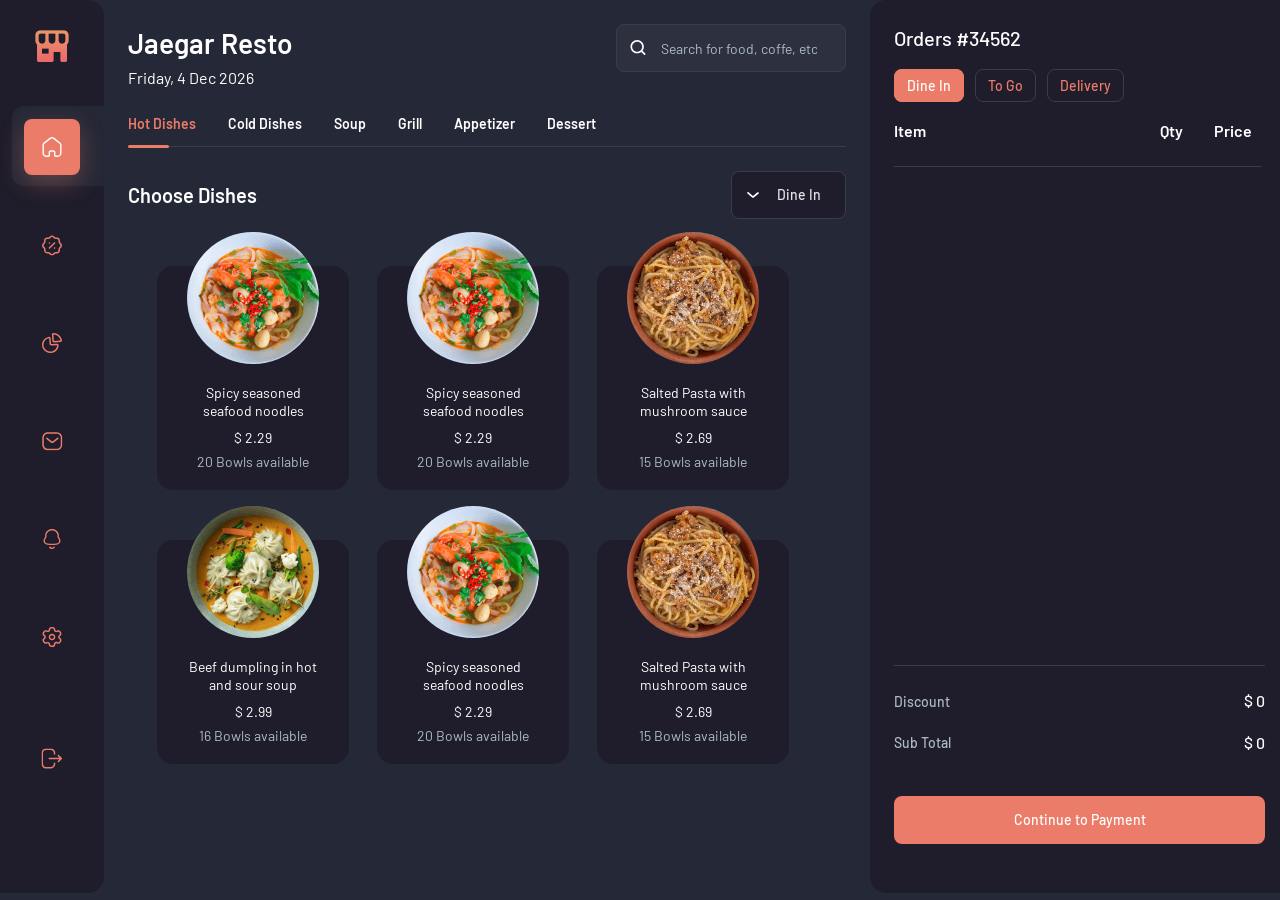
<file: index.html>
<!DOCTYPE html>
<html lang="en">

<head>
    <meta charset="UTF-8">
    <meta name="viewport" content="width=device-width, initial-scale=1.0">
    <title>Jaegar Resto</title>
    <link rel="stylesheet" href="css/style.css">
</head>

<body class="dark">
    <aside class="side-menu">
        <div id="show-menu" class="show-section__btn show-menu__btn">
            <span>Menu</span>
        </div>
        <div class="side-menu__logo">
            <a class="btn" href="#">
                <img src="images/icons/logo.png" alt="Logo">
            </a>
        </div>
        <nav class="nav">
            <ul class="nav__list">
                <li class="nav__item nav__item--active">
                    <a class="btn main-btn nav__link" href="#home">
                        <svg class="nav__icon" width="20" height="20" viewBox="0 0 20 20" fill="none" xmlns="http://www.w3.org/2000/svg">
                            <path
                                d="M7.73037 0.788355C9.00037 -0.220645 10.7804 -0.260645 12.0894 0.668355L12.2504 0.788355L18.3394 5.65935C19.0094 6.17835 19.4204 6.94936 19.4904 7.78835L19.5004 7.98935V16.0984C19.5004 18.1884 17.8494 19.8884 15.7804 19.9984H13.7904C12.8394 19.9794 12.0704 19.2394 12.0004 18.3094L11.9904 18.1684V15.3094C11.9904 14.9984 11.7594 14.7394 11.4504 14.6884L11.3604 14.6784H8.68937C8.37037 14.6884 8.11037 14.9184 8.07037 15.2184L8.06037 15.3094V18.1594C8.06037 18.2184 8.04937 18.2884 8.04037 18.3384L8.03037 18.3594L8.01937 18.4284C7.90037 19.2794 7.20037 19.9284 6.33037 19.9894L6.20037 19.9984H4.41037C2.32037 19.9984 0.610366 18.3594 0.500366 16.2984V7.98935C0.509366 7.13835 0.880366 6.34835 1.50037 5.79835L7.73037 0.788355ZM11.3804 1.87835C10.6204 1.26835 9.54037 1.23935 8.74037 1.76835L8.58937 1.87835L2.50937 6.77936C2.16037 7.03835 1.95037 7.42836 1.90037 7.83836L1.88937 7.99835V16.0984C1.88937 17.4284 2.92937 18.5184 4.25037 18.5984H6.20037C6.42037 18.5984 6.61037 18.4494 6.63937 18.2394L6.66037 18.0594L6.67037 18.0084V15.3094C6.67037 14.2394 7.49037 13.3694 8.54037 13.2884H11.3604C12.4294 13.2884 13.2994 14.1094 13.3804 15.1594V18.1684C13.3804 18.3784 13.5304 18.5594 13.7304 18.5984H15.5894C16.9294 18.5984 18.0194 17.5694 18.0994 16.2584L18.1104 16.0984V7.99835C18.0994 7.56936 17.9204 7.16835 17.6104 6.86935L17.4804 6.75835L11.3804 1.87835Z" />
                        </svg>
                    </a>
                </li>
                <li class="nav__item">
                    <a class="btn main-btn nav__link" href="#discount">
                        <svg class="nav__icon" width="20" height="21" viewBox="0 0 20 21" fill="none" xmlns="http://www.w3.org/2000/svg">
                            <path
                                d="M11.9511 1.71645L12.1334 1.88645L12.8522 2.6052C13.0991 2.85092 13.4229 3.00242 13.7674 3.03646L13.9161 3.04378H14.9441C16.5479 3.04378 17.8594 4.29795 17.951 5.87883L17.9561 6.05578V7.08278C17.9561 7.43258 18.0767 7.76886 18.2943 8.03624L18.3934 8.14645L19.1122 8.86525C20.2437 9.99165 20.2943 11.7929 19.2577 12.98L19.1224 13.1251L18.3941 13.8535C18.1491 14.099 17.9975 14.4231 17.9634 14.7672L17.9561 14.9158V15.9448C17.9561 17.5485 16.702 18.8591 15.1211 18.9507L14.9441 18.9558H13.9161C13.5676 18.9558 13.2309 19.0769 12.9633 19.2951L12.8531 19.3945L12.1352 20.1113C11.01 21.2442 9.20745 21.2944 8.01992 20.2574L7.86577 20.1131L7.14866 19.396C6.90027 19.1494 6.57583 18.9973 6.23232 18.9631L6.0841 18.9558H5.0551C3.45197 18.9558 2.14083 17.7023 2.04922 16.1217L2.0441 15.9448V14.9158C2.0441 14.5678 1.92281 14.2308 1.70472 13.9637L1.60541 13.8537L0.888277 13.1356C-0.244298 12.0094 -0.294536 10.2068 0.742484 9.02044L0.877774 8.87545L1.60389 8.14834C1.85084 7.89963 2.00267 7.57581 2.03676 7.23146L2.0441 7.08278V6.05578L2.04922 5.87885C2.13744 4.35668 3.3566 3.13715 4.87824 3.0489L5.0551 3.04378H6.0841C6.43259 3.04378 6.76936 2.9229 7.0364 2.70572L7.14641 2.60682L7.86457 1.88765C8.99094 0.756177 10.7934 0.706363 11.9511 1.71645ZM9.04152 2.84256L8.9268 2.94674L8.20555 3.66899C7.6883 4.18258 7.00418 4.48966 6.28193 4.53727L6.0841 4.54378H5.0551C4.26754 4.54378 3.61982 5.14793 3.55028 5.91821L3.5441 6.05578V7.08278C3.5441 7.81195 3.2795 8.5131 2.80221 9.06116L2.6668 9.20674L1.93963 9.93491C1.38782 10.4892 1.35569 11.3649 1.84334 11.9589L1.9478 12.0738L2.66706 12.7941C3.18147 13.3097 3.48976 13.995 3.53756 14.7178L3.5441 14.9158V15.9448C3.5441 16.7328 4.14781 17.3801 4.91762 17.4496L5.0551 17.4558H6.0841C6.81189 17.4558 7.51365 17.7207 8.06183 18.198L8.20743 18.3335L8.93075 19.0568C9.48896 19.6119 10.3649 19.6442 10.9584 19.1565L11.0731 19.0521L11.794 18.3322C12.3107 17.8179 12.9952 17.5101 13.7181 17.4623L13.9161 17.4558H14.9441C15.7328 17.4558 16.3804 16.8524 16.4499 16.0823L16.4561 15.9448V14.9158C16.4561 14.1869 16.7209 13.4839 17.1976 12.9383L17.3328 12.7935L18.0603 12.066C18.6121 11.511 18.644 10.6358 18.1571 10.0419L18.0528 9.92711L17.3309 9.20523C16.817 8.68765 16.5102 8.00422 16.4626 7.28094L16.4561 7.08278V6.05578C16.4561 5.26737 15.852 4.61951 15.0817 4.54996L14.9441 4.54378H13.9161C13.1869 4.54378 12.4849 4.27939 11.938 3.80243L11.7928 3.66711L11.1048 2.97734L11.065 2.94031C10.5107 2.38855 9.63484 2.35624 9.04152 2.84256ZM13.0965 13.0424C13.1665 13.1124 13.2265 13.1924 13.2665 13.2824C13.2965 13.3724 13.3165 13.4724 13.3165 13.5724C13.3165 13.6734 13.2965 13.7624 13.2665 13.8524C13.2265 13.9424 13.1665 14.0324 13.0965 14.1024C12.9565 14.2424 12.7665 14.3224 12.5665 14.3224C12.3665 14.3224 12.1765 14.2424 12.0365 14.1024C11.9665 14.0324 11.9165 13.9424 11.8765 13.8524C11.8365 13.7624 11.8165 13.6734 11.8165 13.5724C11.8165 13.4724 11.8365 13.3724 11.8765 13.2824C11.9165 13.1924 11.9665 13.1124 12.0365 13.0424C12.3165 12.7624 12.8165 12.7624 13.0965 13.0424ZM13.1001 7.89915C13.3664 8.16542 13.3906 8.58208 13.1728 8.87569L13.1001 8.95981L7.96013 14.0998C7.66724 14.3927 7.19237 14.3927 6.89947 14.0998C6.63321 13.8335 6.609 13.4169 6.82686 13.1233L6.89947 13.0392L12.0395 7.89915C12.3324 7.60626 12.8072 7.60626 13.1001 7.89915ZM7.9564 7.90278C8.09641 8.04178 8.1764 8.23278 8.1764 8.43278C8.1764 8.53278 8.1664 8.62178 8.1264 8.71278C8.0864 8.80278 8.0264 8.88278 7.9564 8.96278C7.8864 9.03278 7.8064 9.08178 7.7164 9.12178C7.6264 9.16178 7.5264 9.18278 7.4264 9.18278C7.3264 9.18278 7.2364 9.16178 7.1464 9.12178C7.0564 9.08178 6.9664 9.03278 6.8964 8.96278C6.8264 8.88278 6.7764 8.80278 6.7364 8.71278C6.6964 8.62178 6.6764 8.53278 6.6764 8.43278C6.6764 8.33178 6.6964 8.23278 6.7364 8.14278C6.7764 8.05278 6.8264 7.96278 6.8964 7.90278C7.1864 7.62178 7.6764 7.62178 7.9564 7.90278Z" />
                        </svg>
                    </a>
                </li>
                <li class="nav__item">
                    <a class="btn main-btn nav__link" href="#dashboard">
                        <svg class="nav__icon" width="20" height="20" viewBox="0 0 20 20" fill="none" xmlns="http://www.w3.org/2000/svg">
                            <path
                                d="M8.49776 4.7606C8.58545 4.93485 8.63817 5.12392 8.65332 5.32102L9.04185 10.8095C9.04706 10.8847 9.08269 10.9548 9.14085 11.0042C9.18448 11.0413 9.23808 11.0645 9.29801 11.0712L9.35991 11.0724L14.9341 10.7366C15.3867 10.71 15.8305 10.8675 16.1604 11.1719C16.4902 11.4763 16.6768 11.9004 16.6744 12.3912C16.4265 16.0037 13.773 19.0237 10.159 19.8065C6.54503 20.5893 2.83611 18.9474 1.05781 15.7848C0.582292 14.9695 0.261779 14.0778 0.113798 13.1749L0.0664268 12.8359C0.0253023 12.5821 0.00319023 12.3257 0 12.0795L0.00311369 11.8372C0.0133983 8.06546 2.66156 4.80403 6.38809 3.92434L6.64383 3.86807L6.7814 3.84532C7.502 3.74681 8.21097 4.12453 8.49776 4.7606ZM7.01643 5.27813L6.93217 5.28772L6.70369 5.33933C3.73526 6.05477 1.6062 8.61031 1.48796 11.621L1.4828 11.8661C1.47569 12.0525 1.4825 12.2392 1.50499 12.4378L1.53277 12.6408C1.63212 13.495 1.90795 14.3206 2.34914 15.0772C3.81632 17.6863 6.86669 19.0367 9.839 18.3929C12.8113 17.7491 14.9936 15.2653 15.1958 12.3414C15.1958 12.2974 15.1774 12.2552 15.1446 12.225C15.1228 12.2049 15.0959 12.1912 15.0675 12.1851L15.024 12.1817L9.45904 12.5169C8.98938 12.5503 8.52549 12.3992 8.17003 12.0971C7.81456 11.7951 7.59684 11.3669 7.56522 10.91L7.17702 5.42617C7.17632 5.41708 7.17385 5.40822 7.15682 5.37299C7.1315 5.31695 7.07648 5.28131 7.01643 5.27813ZM11.423 0.00105033C15.7084 0.122269 19.3029 3.20162 19.9904 7.34084L20 7.4567L19.9977 7.65855C19.9737 7.95621 19.8538 8.23931 19.6545 8.46677C19.4041 8.75241 19.0477 8.92862 18.6588 8.95674L12.0133 9.39005C11.1615 9.43818 10.4295 8.80509 10.3741 7.97348L9.92986 1.44914L9.9349 1.30295L9.95698 1.13824C10.0162 0.84619 10.1684 0.579378 10.3925 0.376428C10.6739 0.121564 11.0474 -0.0133911 11.423 0.00105033ZM11.4113 1.44902L11.8511 7.87814C11.8537 7.91719 11.888 7.94688 11.9214 7.94502L18.5182 7.51352L18.4854 7.33352C17.8318 4.0802 15.0119 1.66443 11.6287 1.45932L11.4113 1.44902Z" />
                        </svg>
                    </a>
                </li>
                <li class="nav__item">
                    <a class="btn main-btn nav__link" href="#mail">
                        <svg class="nav__icon" width="21" height="19" viewBox="0 0 21 19" fill="none" xmlns="http://www.w3.org/2000/svg">
                            <path
                                d="M15.3212 0.758057C16.8351 0.775107 18.2761 1.41599 19.3085 2.5315C20.3408 3.64701 20.8745 5.13976 20.7865 6.61703L20.7852 12.854C20.8745 14.3763 20.3408 15.8691 19.3085 16.9846C18.2761 18.1001 16.8351 18.741 15.3127 18.7581H6.25208C3.08255 18.7581 0.795898 16.1965 0.795898 12.8991V6.61703C0.795898 3.31957 3.08255 0.758057 6.25208 0.758057H15.3212ZM15.3043 2.28644H6.25208C3.95869 2.28644 2.31334 4.12961 2.31334 6.61703V12.8991C2.31334 15.3865 3.95869 17.2297 6.25208 17.2297H15.3043C16.4032 17.2173 17.4491 16.7521 18.1985 15.9424C18.9479 15.1327 19.3352 14.0492 19.2691 12.8991L19.2704 6.57194C19.3352 5.46693 18.9479 4.38339 18.1985 3.57368C17.4491 2.76397 16.4032 2.29878 15.3043 2.28644ZM16.8199 6.39642C17.058 6.69598 17.0359 7.12067 16.7841 7.39357L16.7017 7.47061L12.5947 10.7817C11.5972 11.5648 10.219 11.6039 9.17894 10.8956L9.01763 10.7775L4.88316 7.47259C4.55494 7.21022 4.50002 6.72952 4.76051 6.39891C4.99731 6.09837 5.41326 6.02533 5.73353 6.21166L5.82647 6.27537L9.95571 9.57618C10.4187 9.93964 11.0534 9.9676 11.5367 9.66487L11.6542 9.5823L15.7535 6.27736C16.0806 6.01361 16.5581 6.06692 16.8199 6.39642Z" />
                        </svg>
                    </a>
                </li>
                <li class="nav__item">
                    <a class="btn main-btn nav__link" href="#notification">
                        <svg class="nav__icon" width="18" height="20" viewBox="0 0 18 20" fill="none" xmlns="http://www.w3.org/2000/svg">
                            <path
                                d="M11.608 17.6906C11.9045 17.9321 11.9515 18.3713 11.7129 18.6715C11.5366 18.8935 11.3327 19.0922 11.1167 19.255C10.3891 19.826 9.46401 20.0849 8.5453 19.9754C7.62578 19.8659 6.787 19.3962 6.21459 18.6689C5.9774 18.3676 6.02646 17.9286 6.32418 17.6885C6.62189 17.4484 7.05551 17.4981 7.29271 17.7995C7.63792 18.2381 8.14669 18.523 8.7064 18.5896C9.26691 18.6564 9.83075 18.4986 10.2826 18.1443C10.4158 18.0437 10.5355 17.927 10.6389 17.7969C10.8775 17.4967 11.3114 17.4491 11.608 17.6906ZM2.15213 6.99974L2.16444 6.40391C2.17324 6.14906 2.18686 5.91248 2.20685 5.68096C2.50654 2.44456 5.59565 0 8.96479 0H9.03612C12.4034 0 15.4934 2.44285 15.8034 5.68536C15.8212 5.89148 15.8288 6.07458 15.8311 6.33206L15.832 7.11982C15.8327 7.19158 15.8339 7.25469 15.8358 7.31353L15.845 7.50977L15.8896 7.69688C16.0303 8.21802 16.2776 8.70525 16.6162 9.12821L16.7669 9.30546L16.8286 9.38467C17.2348 9.99168 17.4668 10.698 17.5 11.4587L17.499 11.862C17.4707 12.763 17.1399 13.6331 16.5338 14.3582C15.7311 15.2101 14.6434 15.7393 13.4873 15.8457C10.502 16.1699 7.49 16.1699 4.51296 15.8466C3.34896 15.7346 2.26444 15.2069 1.42663 14.3223C0.808819 13.5691 0.480415 12.6208 0.500904 11.6624L0.50175 11.4242C0.537443 10.6955 0.768036 9.98985 1.16936 9.3802L1.23653 9.29378C1.70525 8.77993 2.02569 8.15105 2.16473 7.47306L2.14969 7.53395L2.15213 6.99974ZM9.03612 1.39535H8.96479C6.26651 1.39535 3.80804 3.34087 3.57967 5.80678C3.56798 5.94228 3.55866 6.08207 3.55137 6.2292L3.53532 6.69559L3.52879 7.61486L3.51441 7.75667C3.32444 8.68301 2.88728 9.54093 2.24929 10.2404L2.29856 10.1833L2.21045 10.3291C2.04539 10.6265 1.9389 10.9495 1.89682 11.2682L1.87935 11.4587L1.87919 11.6774C1.86568 12.3142 2.08086 12.9356 2.45369 13.3931C3.02881 13.9985 3.80682 14.377 4.65168 14.4583C7.53928 14.7719 10.4527 14.7719 13.3514 14.4572C14.1871 14.3802 14.9645 14.002 15.5084 13.4267C15.92 12.933 16.1375 12.3097 16.1216 11.6536L16.1224 11.4901C16.1013 11.0186 15.951 10.5613 15.6873 10.1672L15.7026 10.1926L15.5647 10.0309C15.0893 9.44409 14.744 8.76351 14.5517 8.03396L14.4868 7.75818L14.4739 7.66551C14.4642 7.53013 14.4585 7.40982 14.4555 7.26514L14.4528 6.3605C14.4509 6.13044 14.4447 5.97558 14.4307 5.81326C14.1944 3.34075 11.7336 1.39535 9.03612 1.39535Z" />
                        </svg>
                    </a>
                </li>
                <li class="nav__item">
                    <a class="btn main-btn nav__link" href="#settings">
                        <svg class="nav__icon" width="20" height="20" viewBox="0 0 20 20" fill="none" xmlns="http://www.w3.org/2000/svg">
                            <path
                                d="M10.6161 2.17992e-07C11.3251 -0.000285658 12.0041 0.280614 12.4983 0.77871C12.9925 1.27681 13.2599 1.94968 13.2383 2.57766L13.2468 2.72535C13.2641 2.87079 13.3124 3.01116 13.3908 3.14054C13.5435 3.39567 13.7935 3.58081 14.0857 3.65514C14.3779 3.72947 14.6882 3.68688 14.9821 3.51839L15.146 3.4355C16.3759 2.86897 17.8511 3.31918 18.5333 4.47928L19.1465 5.52174C19.1627 5.54922 19.1769 5.57762 19.1892 5.60674L19.2461 5.71842C19.7945 6.86519 19.4043 8.22927 18.3624 8.92228L18.1051 9.08068C17.9706 9.17256 17.8585 9.29258 17.7742 9.43678C17.6218 9.69291 17.58 9.99795 17.658 10.2844C17.736 10.5708 17.9272 10.8149 18.2174 10.9793L18.3843 11.0841C18.8887 11.4297 19.253 11.9391 19.4119 12.523C19.5912 13.1817 19.495 13.8833 19.1399 14.4804L18.4803 15.557L18.3808 15.7089C17.6058 16.8008 16.1011 17.1344 14.9527 16.485L14.8166 16.4163C14.6746 16.3541 14.5214 16.3199 14.382 16.316C14.0786 16.3146 13.7872 16.432 13.5727 16.6422C13.3582 16.8524 13.2383 17.1379 13.2391 17.4698L13.231 17.6414C13.12 18.9703 11.9845 20 10.6164 20H9.38106C7.93219 20 6.75765 18.8493 6.75912 17.4753L6.75063 17.3277C6.73337 17.1822 6.68504 17.0418 6.6027 16.9057C6.45336 16.65 6.20591 16.4633 5.91538 16.3871C5.62484 16.3109 5.31529 16.3516 5.01565 16.5213L4.83762 16.6084C4.2746 16.8565 3.63953 16.9023 3.04445 16.7366C2.37306 16.5497 1.80539 16.1083 1.47412 15.5224L0.83679 14.4442L0.751966 14.2844C0.171573 13.0841 0.626514 11.6412 1.78115 10.9875L1.88645 10.9228C2.19491 10.7137 2.37987 10.3688 2.37987 10C2.37987 9.59896 2.16149 9.22838 1.77948 9.01151L1.62449 8.91408C0.510007 8.15476 0.169493 6.68049 0.859895 5.50696L1.50918 4.46166C2.23128 3.23376 3.83155 2.81017 5.06235 3.50171L5.19559 3.5713C5.33141 3.63238 5.47895 3.6648 5.62101 3.66628C6.24742 3.66634 6.75775 3.17352 6.76724 2.54181L6.77575 2.3478C6.82704 1.74716 7.09307 1.1827 7.52796 0.754574C8.01861 0.27155 8.6855 2.17992e-07 9.38106 2.17992e-07H10.6161ZM10.6164 1.44774H9.38106C9.07863 1.44774 8.78866 1.56581 8.57533 1.77582C8.38625 1.96196 8.27058 2.20741 8.25028 2.43661L8.23685 2.7415C8.13339 4.07087 6.99969 5.11416 5.61326 5.11398C5.25588 5.11034 4.90355 5.03293 4.54427 4.87026L4.3519 4.77085C3.8038 4.46315 3.1049 4.64815 2.78057 5.19925L2.13128 6.24455C1.83377 6.75044 1.98256 7.39466 2.44324 7.70925L2.70395 7.871C3.42196 8.34666 3.85754 9.14295 3.85754 10C3.85754 10.8446 3.43413 11.634 2.70219 12.1296L2.54639 12.2256C2.03354 12.5163 1.83562 13.144 2.07398 13.6383L2.13027 13.7449L2.75952 14.8084C2.90728 15.0696 3.1552 15.2624 3.44842 15.344C3.70831 15.4164 3.98569 15.3964 4.20208 15.3018L4.3108 15.2497C4.91096 14.9066 5.62614 14.8126 6.29737 14.9886C6.96861 15.1645 7.54028 15.5959 7.87937 16.1768C8.06179 16.478 8.17721 16.8132 8.2219 17.1985L8.24205 17.552C8.30426 18.1145 8.79047 18.5523 9.38106 18.5523H10.6164C11.2137 18.5523 11.7099 18.1023 11.7565 17.5511L11.7621 17.4421C11.7588 16.7585 12.0345 16.1019 12.5279 15.6185C13.0212 15.1351 13.6914 14.865 14.4053 14.8686C14.7556 14.8778 15.1004 14.9547 15.4528 15.11L15.7687 15.2682C16.2647 15.4814 16.8529 15.3258 17.1511 14.9067L17.2236 14.7957L17.868 13.7436C18.0203 13.4875 18.0621 13.1824 17.9841 12.896C17.915 12.6422 17.7566 12.4207 17.5645 12.2882L17.2922 12.1195C16.7716 11.7748 16.3932 11.2563 16.2302 10.6574C16.0509 9.99866 16.1471 9.29707 16.4946 8.71262C16.6849 8.38716 16.9464 8.10733 17.2873 7.87532L17.448 7.77613C17.9601 7.4827 18.1578 6.85504 17.9212 6.35884L17.8505 6.22529L17.8378 6.19726L17.253 5.20208C16.9764 4.73175 16.4008 4.52853 15.9125 4.6891L15.8015 4.73265L15.6983 4.78415C15.1001 5.12941 14.3863 5.22736 13.7143 5.05641C13.0423 4.88546 12.4673 4.45965 12.1181 3.87616C11.9357 3.57504 11.8203 3.23984 11.7756 2.85454L11.7624 2.60249C11.7713 2.29923 11.6546 2.00536 11.4387 1.78783C11.2229 1.57029 10.9264 1.44774 10.6164 1.44774ZM10.0032 6.73182C11.8455 6.73182 13.339 8.19503 13.339 10C13.339 11.805 11.8455 13.2682 10.0032 13.2682C8.16095 13.2682 6.66748 11.805 6.66748 10C6.66748 8.19503 8.16095 6.73182 10.0032 6.73182ZM10.0032 8.17956C8.97705 8.17956 8.14516 8.9946 8.14516 10C8.14516 11.0054 8.97705 11.8204 10.0032 11.8204C11.0294 11.8204 11.8613 11.0054 11.8613 10C11.8613 8.9946 11.0294 8.17956 10.0032 8.17956Z" />
                        </svg>
                    </a>
                </li>
                <li class="nav__item">
                    <a class="btn main-btn nav__link" href="#logout">
                        <svg class="nav__icon" width="21" height="21" viewBox="0 0 21 21" fill="none" xmlns="http://www.w3.org/2000/svg">
                            <path
                                d="M9.33097 0.0214844C11.7102 0.0214844 13.6521 1.89542 13.7611 4.24772L13.766 4.45648V5.38948C13.766 5.8037 13.4302 6.13948 13.016 6.13948C12.6363 6.13948 12.3225 5.85733 12.2728 5.49125L12.266 5.38948V4.45648C12.266 2.89358 11.044 1.61575 9.50341 1.52647L9.33097 1.52148H4.45597C2.89392 1.52148 1.61623 2.74362 1.52696 4.28406L1.52197 4.45648V15.5865C1.52197 17.1493 2.74388 18.4272 4.28363 18.5165L4.45597 18.5215H9.34097C10.8983 18.5215 12.172 17.3039 12.261 15.7693L12.266 15.5975V14.6545C12.266 14.2403 12.6018 13.9045 13.016 13.9045C13.3957 13.9045 13.7095 14.1866 13.7591 14.5527L13.766 14.6545V15.5975C13.766 17.9687 11.8992 19.9046 9.55533 20.0164L9.34097 20.0215H4.45597C2.07753 20.0215 0.135813 18.1474 0.0267998 15.7952L0.0219727 15.5865V4.45648C0.0219727 2.07743 1.89573 0.135347 4.24728 0.0263125L4.45597 0.0214844H9.33097ZM17.326 6.50234L17.4103 6.57478L20.3383 9.48978C20.3647 9.51594 20.3878 9.54256 20.409 9.57073L20.3383 9.48978C20.3689 9.52019 20.3963 9.55258 20.4205 9.58653C20.4376 9.61028 20.4533 9.63538 20.4676 9.66142C20.4702 9.66648 20.4728 9.67145 20.4754 9.67645C20.4881 9.70042 20.4993 9.72529 20.5092 9.75084C20.5132 9.76202 20.5173 9.77334 20.5211 9.78473C20.5284 9.80575 20.5345 9.8274 20.5397 9.84942C20.5421 9.86118 20.5445 9.87286 20.5467 9.88457C20.5508 9.90501 20.5538 9.9261 20.5559 9.94745C20.557 9.96231 20.558 9.97701 20.5586 9.99174C20.5593 10.0016 20.5595 10.0115 20.5595 10.0214L20.5586 10.0497C20.5581 10.0651 20.557 10.0805 20.5555 10.0958L20.5595 10.0214C20.5595 10.0682 20.5552 10.1141 20.547 10.1585C20.5445 10.1696 20.5421 10.1814 20.5394 10.193C20.5343 10.2162 20.5279 10.2387 20.5205 10.2607C20.5167 10.2709 20.513 10.2813 20.509 10.2915C20.4997 10.3164 20.4889 10.3405 20.4769 10.3639C20.4739 10.3692 20.4708 10.3751 20.4675 10.381C20.4331 10.4443 20.39 10.5015 20.3398 10.5517L20.3384 10.5527L17.4104 13.4687C17.1169 13.761 16.642 13.76 16.3498 13.4665C16.084 13.1997 16.0607 12.783 16.2791 12.4898L16.3519 12.4059L17.991 10.7705L7.76847 10.7714C7.35426 10.7714 7.01847 10.4356 7.01847 10.0214C7.01847 9.64169 7.30063 9.32789 7.6667 9.27823L7.76847 9.27139L17.993 9.27048L16.352 7.63779C16.0852 7.37212 16.06 6.95551 16.2772 6.66142L16.3497 6.57714C16.6153 6.31028 17.0319 6.28514 17.326 6.50234Z" />
                        </svg>
                    </a>
                </li>
            </ul>
        </nav>
    </aside>
    <main class="main">
        <div class="main__container">
            <div class="overlay">
            </div>
            <section class="main-home home">
                <div class="home__container">
                    <header class="header main__header">
                        <div class="header__info">
                            <h1 class="title">
                                Jaegar Resto
                            </h1>
                            <p class="date" id="date">
                                Tuesday, 2 Feb 2021
                            </p>
                        </div>
                        <div class="search-bar">
                            <input class="form-element search-bar__input" id="search" type="search"
                                placeholder="Search for food, coffe, etc...">
                            <label class="search-bar__label" for="search">
                                <svg class="search-bar__icon" width="16" height="15" viewBox="0 0 16 15" fill="none" xmlns="http://www.w3.org/2000/svg">
                                    <path fill-rule="evenodd" clip-rule="evenodd" d="M2.16667 6.66667C2.16667 3.90917 4.40917 1.66667 7.16667 1.66667C9.92417 1.66667 12.1667 3.90917 12.1667 6.66667C12.1667 9.42417 9.92417 11.6667 7.16667 11.6667C4.40917 11.6667 2.16667 9.42417 2.16667 6.66667ZM15.2558 13.5775L12.4267 10.7475C13.3042 9.61917 13.8333 8.205 13.8333 6.66667C13.8333 2.99083 10.8425 0 7.16667 0C3.49083 0 0.5 2.99083 0.5 6.66667C0.5 10.3425 3.49083 13.3333 7.16667 13.3333C8.705 13.3333 10.1192 12.8042 11.2475 11.9267L14.0775 14.7558C14.24 14.9183 14.4533 15 14.6667 15C14.88 15 15.0933 14.9183 15.2558 14.7558C15.5817 14.43 15.5817 13.9033 15.2558 13.5775Z"/>
                                </svg>
                            </label>
                        </div>
                    </header>
                    <div class="tabs home-tabs">
                        <ul class="tabs__container">
                            <li class="tab home-tab tab-active" data-type="hot">
                                Hot Dishes
                            </li>
                            <li class="tab home-tab" data-type="cold">
                                Cold Dishes
                            </li>
                            <li class="tab home-tab" data-type="soup">
                                Soup
                            </li>
                            <li class="tab home-tab" data-type="grill">
                                Grill
                            </li>
                            <li class="tab home-tab" data-type="appetizer">
                                Appetizer
                            </li>
                            <li class="tab home-tab" data-type="dessert">
                                Dessert
                            </li>
                        </ul>
                    </div>

                    <div class="home__header">
                        <h2 class="home__title block-title">
                            Choose Dishes
                        </h2>
                        <div class="dropdown home-dropdown">
                            <button id="home-dropdown" class="dropdown-btn form-element">
                                <svg width="12" height="6" viewBox="0 0 12 6" fill="none"
                                    xmlns="http://www.w3.org/2000/svg">
                                    <path fill-rule="evenodd" clip-rule="evenodd"
                                        d="M5.99976 5.83328C5.80976 5.83328 5.62059 5.76911 5.46643 5.63995L0.466428 1.47328C0.113095 1.17911 0.0647615 0.653279 0.359761 0.299946C0.653928 -0.0533876 1.17893 -0.100888 1.53309 0.193279L6.00893 3.92328L10.4773 0.327446C10.8356 0.0391124 11.3606 0.0957791 11.6489 0.454113C11.9373 0.812446 11.8806 1.33661 11.5223 1.62578L6.52226 5.64911C6.36976 5.77161 6.18476 5.83328 5.99976 5.83328Z" />
                                </svg>
                                <span>Dine In</span>
                            </button>
                            <div class="dropdown__content">
                                <button class="dropdown__item">Dine In</button>
                                <button class="dropdown__item">To Go</button>
                                <button class="dropdown__item">Delivery</button>
                            </div>
                        </div>
                    </div>
                    <ul class="product-list home__products" id="products">
                        <li class="product-card" data-art="101">
                            <img src="images/card-1.png" alt="food">
                            <h3 class="card-title">Spicy seasoned seafood noodles</h3>
                            <p class="card-price">$ 2.29</p>
                            <div class="card-left"><span>20</span> Bowls available</div>
                            <button class="btn product-card__btn product-card__btn-add">Add to order</button>
                        </li>
                        <li class="product-card" data-art="101">
                            <img src="images/card-1.png" alt="food">
                            <h3 class="card-title">Spicy seasoned seafood noodles</h3>
                            <p class="card-price">$ 2.29</p>
                            <div class="card-left"><span>20</span> Bowls available</div>
                            <button class="btn product-card__btn product-card__btn-add">Add to order</button>
                        </li>
                        <li class="product-card" data-art="201">
                            <img src="images/card-2.png" alt="food">
                            <h3 class="card-title">Salted Pasta with mushroom sauce</h3>
                            <p class="card-price">$ 2.69</p>
                            <div class="card-left"><span>15</span> Bowls available</div>
                            <button class="btn product-card__btn product-card__btn-add">Add to order</button>
                        </li>
                        <li class="product-card" data-art="301">
                            <img src="images/card-3.png" alt="food">
                            <h3 class="card-title">Beef dumpling in hot and sour soup</h3>
                            <p class="card-price">$ 2.99</p>
                            <div class="card-left"><span>16</span> Bowls available</div>
                            <button class="btn product-card__btn product-card__btn-add">Add to order</button>
                        </li>
                        <li class="product-card" data-art="101">
                            <img src="images/card-1.png" alt="food">
                            <h3 class="card-title">Spicy seasoned seafood noodles</h3>
                            <p class="card-price">$ 2.29</p>
                            <div class="card-left"><span>20</span> Bowls available</div>
                            <button class="btn product-card__btn product-card__btn-add">Add to order</button>
                        </li>
                        <li class="product-card" data-art="201">
                            <img src="images/card-2.png" alt="food">
                            <h3 class="card-title">Salted Pasta with mushroom sauce</h3>
                            <p class="card-price">$ 2.69</p>
                            <div class="card-left"><span>15</span> Bowls available</div>
                            <button class="btn product-card__btn product-card__btn-add">Add to order</button>
                        </li>
                        <li class="product-card" data-art="301">
                            <img src="images/card-3.png" alt="food">
                            <h3 class="card-title">Beef dumpling in hot and sour soup</h3>
                            <p class="card-price">$ 2.99</p>
                            <div class="card-left"><span>16</span> Bowls available</div>
                            <button class="btn product-card__btn product-card__btn-add">Add to order</button>
                        </li>
                        <li class="product-card" data-art="101">
                            <img src="images/card-1.png" alt="food">
                            <h3 class="card-title">Spicy seasoned seafood noodles</h3>
                            <p class="card-price">$ 2.29</p>
                            <div class="card-left"><span>20</span> Bowls available</div>
                            <button class="btn product-card__btn product-card__btn-add">Add to order</button>
                        </li>
                        <li class="product-card" data-art="201">
                            <img src="images/card-2.png" alt="food">
                            <h3 class="card-title">Salted Pasta with mushroom sauce</h3>
                            <p class="card-price">$ 2.69</p>
                            <div class="card-left"><span>15</span> Bowls available</div>
                            <button class="btn product-card__btn product-card__btn-add">Add to order</button>
                        </li>
                        <li class="product-card" data-art="301">
                            <img src="images/card-3.png" alt="food">
                            <h3 class="card-title">Beef dumpling in hot and sour soup</h3>
                            <p class="card-price">$ 2.99</p>
                            <div class="card-left"><span>16</span> Bowls available</div>
                            <button class="btn product-card__btn product-card__btn-add">Add to order</button>
                        </li>
                    </ul>
                </div>
                <div class="order">
                    <div id="show-order" class="show-section__btn">
                        <span>My Order</span>
                    </div>
                    <div class="order__container">
                        <div class="order__header">
                            <div class="order__title block-title">
                                Orders #34562
                            </div>
                            <form class="order__selectors">
                                <label class="order__selector">
                                    <input type="radio" name="orderType" data-customer-oreder--type="Dine In" checked>
                                    <span class="btn main-btn order__selector-btn">Dine In</span>
                                </label>
                                <label class="order__selector">
                                    <input type="radio" data-customer-oreder--type="To Go" name="orderType">
                                    <span class="btn main-btn order__selector-btn">To Go</span>
                                </label>
                                <label class="order__selector">
                                    <input type="radio" data-customer-oreder--type="Delivery" name="orderType">
                                    <span class="btn main-btn order__selector-btn">Delivery</span>
                                </label>
                            </form>
                            <div class="order__names">
                                <p class="order__name">Item</p>
                                <p class="order__name">Qty</p>
                                <p class="order__name">Price</p>
                            </div>
                        </div>

                        <div class="order__header order__header-active">
                            <h2 class="order__title title">
                                Confirmation
                            </h2>
                            <h2 class="order__subtitle">
                                Orders #34562
                            </h2>
                        </div>

                        <ul class="order__list"></ul>

                    </div>
                    <div class="total-price order__total">
                        <div class="total-price__discount">
                            <p class="total-price__title">Discount</p>
                            <p class="total-price__price">$ 0</p>
                        </div>
                        <div class="total-price__subtotal">
                            <p class="total-price__title">Sub Total</p>
                            <p class="total-price__price">$ 0</p>
                        </div>
                    </div>
                    <button id="continueBtn" class="btn main-btn continue-btn">Continue to Payment</button>
                </div>

                <div class="payment">

                    <div class="payment__header order__header">
                        <h2 class="payment__title title">
                            Payment
                        </h2>
                        <h2 class="payment__subtitle order__subtitle">
                            3 payment method available
                        </h2>
                    </div>

                    <form class="payment-form" autocomplete="off">
                        <h3 class="payment-form__title  block-title">
                            Payment Method
                        </h3>

                        <div class="payment-form__methods">
                            <input id="creditCard" name="method" value="credit" type="radio" checked>
                            <label for="creditCard">
                                <svg width="23" height="16" viewBox="0 0 23 16" fill="none"
                                    xmlns="http://www.w3.org/2000/svg">
                                    <path fill-rule="evenodd" clip-rule="evenodd"
                                        d="M0.75 5C0.75 2.37665 2.87665 0.25 5.5 0.25H17.5C20.1234 0.25 22.25 2.37665 22.25 5V11C22.25 13.6234 20.1234 15.75 17.5 15.75H5.5C2.87665 15.75 0.75 13.6234 0.75 11V5ZM2.33697 4.25H20.663C20.3245 2.81665 19.0368 1.75 17.5 1.75H5.5C3.96321 1.75 2.67555 2.81665 2.33697 4.25ZM20.75 5.75H2.25V11C2.25 12.7949 3.70507 14.25 5.5 14.25H17.5C19.2949 14.25 20.75 12.7949 20.75 11V5.75ZM12.75 11C12.75 10.5858 13.0858 10.25 13.5 10.25H17.5C17.9142 10.25 18.25 10.5858 18.25 11C18.25 11.4142 17.9142 11.75 17.5 11.75H13.5C13.0858 11.75 12.75 11.4142 12.75 11Z" />
                                </svg>
                                <p class="payment-form__method-name">
                                    Credit Card
                                </p>
                                <span>
                                    <svg width="14" height="14" viewBox="0 0 14 14" fill="none"
                                        xmlns="http://www.w3.org/2000/svg">
                                        <path fill-rule="evenodd" clip-rule="evenodd"
                                            d="M9.8635 5.40362L6.81816 9.40362C6.69283 9.56828 6.49883 9.66562 6.29216 9.66695H6.2875C6.08283 9.66695 5.8895 9.57228 5.76283 9.41095L4.1415 7.33962C3.91483 7.05028 3.9655 6.63095 4.2555 6.40428C4.54483 6.17695 4.96483 6.22762 5.1915 6.51828L6.28016 7.90895L8.80283 4.59628C9.0255 4.30362 9.4435 4.24628 9.7375 4.46962C10.0302 4.69295 10.0868 5.11095 9.8635 5.40362ZM7.00016 0.333618C3.31816 0.333618 0.333496 3.31828 0.333496 7.00028C0.333496 10.6816 3.31816 13.667 7.00016 13.667C10.6822 13.667 13.6668 10.6816 13.6668 7.00028C13.6668 3.31828 10.6822 0.333618 7.00016 0.333618Z" />
                                    </svg>
                                </span>
                            </label>
                            <input id="paypal" name="method" value="paypal" type="radio">
                            <label for="paypal">
                                <svg width="19" height="20" viewBox="0 0 19 20" fill="none"
                                    xmlns="http://www.w3.org/2000/svg">
                                    <path
                                        d="M15 5.2C16.7 6.2 17.5 8 17.5 10C17.5 12.5 15 14.5 12.5 14.5H9.9L9.3 18.1C9.25325 18.3293 9.12758 18.5349 8.94486 18.6811C8.76214 18.8272 8.53395 18.9047 8.3 18.9H5.6C5.52501 18.9015 5.45064 18.8861 5.38239 18.855C5.31415 18.8239 5.25378 18.7778 5.20577 18.7202C5.15775 18.6626 5.12331 18.5949 5.105 18.5222C5.08669 18.4494 5.08498 18.3735 5.1 18.3L5.3 16.9M7.5 11H10C12.5 11 15 8.5 15 6C15 3 13.1 1 10 1H4.5C4 1 3.5 1.5 3.5 2L1.5 16C1.5 16.5 2 17 2.5 17H5.3L6.5 12C6.6 11.4 6.9 11 7.5 11Z"
                                        stroke-width="1.5" stroke-linecap="round" stroke-linejoin="round" />
                                </svg>
                                <p class="payment-form__method-name">
                                    Paypal
                                </p>
                                <span>
                                    <svg width="14" height="14" viewBox="0 0 14 14" fill="none"
                                        xmlns="http://www.w3.org/2000/svg">
                                        <path fill-rule="evenodd" clip-rule="evenodd"
                                            d="M9.8635 5.40362L6.81816 9.40362C6.69283 9.56828 6.49883 9.66562 6.29216 9.66695H6.2875C6.08283 9.66695 5.8895 9.57228 5.76283 9.41095L4.1415 7.33962C3.91483 7.05028 3.9655 6.63095 4.2555 6.40428C4.54483 6.17695 4.96483 6.22762 5.1915 6.51828L6.28016 7.90895L8.80283 4.59628C9.0255 4.30362 9.4435 4.24628 9.7375 4.46962C10.0302 4.69295 10.0868 5.11095 9.8635 5.40362ZM7.00016 0.333618C3.31816 0.333618 0.333496 3.31828 0.333496 7.00028C0.333496 10.6816 3.31816 13.667 7.00016 13.667C10.6822 13.667 13.6668 10.6816 13.6668 7.00028C13.6668 3.31828 10.6822 0.333618 7.00016 0.333618Z" />
                                    </svg>
                                </span>
                            </label>
                            <input id="cash" name="method" value="cash" type="radio">
                            <label for="cash">
                                <svg width="21" height="20" viewBox="0 0 21 20" fill="none"
                                    xmlns="http://www.w3.org/2000/svg">
                                    <path
                                        d="M14.688 0.5C17.8978 0.5 20.5 3.16116 20.5 6.44374V13.5563C20.5 16.8388 17.8978 19.5 14.688 19.5H6.31204C3.10219 19.5 0.5 16.8388 0.5 13.5563V6.44374C0.5 3.16116 3.10219 0.5 6.31204 0.5H14.688ZM14.688 1.98651H6.31204C3.90498 1.98651 1.95358 3.98213 1.95358 6.44374V13.5563C1.95358 16.0179 3.90498 18.0135 6.31204 18.0135H14.688C17.095 18.0135 19.0464 16.0179 19.0464 13.5563L19.046 13.279L15.8499 13.2798C14.0084 13.2787 12.5159 11.7531 12.5147 9.86949C12.5147 8.04914 13.9101 6.56244 15.6673 6.46431L15.8504 6.45916L19.046 6.459L19.0464 6.44374C19.0464 4.05454 17.2081 2.10431 14.8991 1.99165L14.688 1.98651ZM19.046 7.945L15.8508 7.94567C14.8109 7.94632 13.9683 8.80743 13.9683 9.86904C13.9689 10.8811 14.7329 11.7102 15.7033 11.7874L15.8504 11.7933L19.046 11.793V7.945ZM16.2942 9.06518C16.6956 9.06518 17.021 9.39795 17.021 9.80844C17.021 10.1847 16.7475 10.4957 16.3928 10.5449L16.2942 10.5517H15.9921C15.5907 10.5517 15.2653 10.2189 15.2653 9.80844C15.2653 9.43215 15.5388 9.12118 15.8935 9.07196L15.9921 9.06518H16.2942ZM10.8539 4.99736C11.2553 4.99736 11.5807 5.33013 11.5807 5.74062C11.5807 6.1169 11.3073 6.42788 10.9525 6.47709L10.8539 6.48388H5.62203C5.22063 6.48388 4.89524 6.15111 4.89524 5.74062C4.89524 5.36434 5.16866 5.05337 5.5234 5.00415L5.62203 4.99736H10.8539Z" />
                                </svg>
                                <p class="payment-form__method-name">
                                    Cash
                                </p>
                                <span>
                                    <svg width="14" height="14" viewBox="0 0 14 14" fill="none"
                                        xmlns="http://www.w3.org/2000/svg">
                                        <path fill-rule="evenodd" clip-rule="evenodd"
                                            d="M9.8635 5.40362L6.81816 9.40362C6.69283 9.56828 6.49883 9.66562 6.29216 9.66695H6.2875C6.08283 9.66695 5.8895 9.57228 5.76283 9.41095L4.1415 7.33962C3.91483 7.05028 3.9655 6.63095 4.2555 6.40428C4.54483 6.17695 4.96483 6.22762 5.1915 6.51828L6.28016 7.90895L8.80283 4.59628C9.0255 4.30362 9.4435 4.24628 9.7375 4.46962C10.0302 4.69295 10.0868 5.11095 9.8635 5.40362ZM7.00016 0.333618C3.31816 0.333618 0.333496 3.31828 0.333496 7.00028C0.333496 10.6816 3.31816 13.667 7.00016 13.667C10.6822 13.667 13.6668 10.6816 13.6668 7.00028C13.6668 3.31828 10.6822 0.333618 7.00016 0.333618Z" />
                                    </svg>
                                </span>
                            </label>
                        </div>

                        <div class="card-method">
                            <div class="card-method__input">
                                <label for="name">Cardholder Name</label>
                                <input class="form-element" type="text" id="name" name="name" placeholder="Enter name" autocomplete="off">
                            </div>
                            <div class="card-method__input">
                                <label for="cardNumber">Card Number</label>
                                <input class="form-element" type="number" id="cardNumber" name="cardNumber"
                                    placeholder="Enter Card Number" autocomplete="off">
                            </div>
                            <div class="card-method__input input-short">
                                <label for="expiration">Expiration Date</label>
                                <input class="form-element" type="number" id="expiration" name="expiration"
                                    placeholder="Enter Expiration date" autocomplete="off">
                            </div>
                            <div class="card-method__input input-short">
                                <label for="cvv">CVV</label>
                                <input class="form-element" type="password" id="cvv" name="cvv" placeholder="Enter CVV number" autocomplete="off">
                            </div>
                        </div>

                        <div class="payment-form__additional">
                            <div class="payment-form__type">
                                <p class="payment-form__typename">
                                    Order Type
                                </p>
                                <div class="dropdown payment-dropdown">
                                    <button id="dropdownPayment" class="dropdown-btn form-element">
                                        <svg width="12" height="6" viewBox="0 0 12 6" fill="none"
                                            xmlns="http://www.w3.org/2000/svg">
                                            <path fill-rule="evenodd" clip-rule="evenodd"
                                                d="M5.99976 5.83328C5.80976 5.83328 5.62059 5.76911 5.46643 5.63995L0.466428 1.47328C0.113095 1.17911 0.0647615 0.653279 0.359761 0.299946C0.653928 -0.0533876 1.17893 -0.100888 1.53309 0.193279L6.00893 3.92328L10.4773 0.327446C10.8356 0.0391124 11.3606 0.0957791 11.6489 0.454113C11.9373 0.812446 11.8806 1.33661 11.5223 1.62578L6.52226 5.64911C6.36976 5.77161 6.18476 5.83328 5.99976 5.83328Z" />
                                        </svg>
                                        <span>
                                            Dine In
                                        </span>
                                    </button>
                                    <div class="dropdown__content">
                                        <button class="dropdown__item">Dine In</button>
                                        <button class="dropdown__item">Delivery</button>
                                        <button class="dropdown__item">To Go</button>
                                    </div>
                                </div>
                            </div>
                            <div class="payment-form__table">
                                <div class="card-method__input input-short">
                                    <label for="expiration">Table no.</label>
                                    <input class="form-element" type="number" id="tableNumber" name="table"
                                        placeholder="Enter Table Number">
                                </div>
                            </div>
                        </div>

                        <div class="payment-form__confirm">
                            <button id="cancelPayment" class="btn main-btn confirm-btn payment-cancel">Cancel</button>
                            <button id="confirmPayment" class="btn main-btn confirm-btn payment-confirm" type="submit">Confirm
                                Payment</button>
                        </div>
                    </form>
                </div>
            </section>
            
            <section class="main-dashboard dashboard">
                    <div class="dashboard__header">
                        <h2 class="dashboard__title title">
                            Dashboard
                        </h2>
                        <p class="date">
                            Tuesday, 2 Feb 2021
                        </p>
                    </div>
                    <div class="dashboard__container">
                        <div class="dashboard__total">
                            <div class="dashboard-card money">
                                <div class="dashboard-card__status">
                                    <span class="dashboard-card__icon">
                                        <svg class="money-icon" width="24" height="24" viewBox="0 0 24 24" fill="none"
                                            xmlns="http://www.w3.org/2000/svg">
                                            <circle cx="12" cy="12" r="9" stroke-width="1.8" />
                                            <path
                                                d="M10.459 9.94112C10.459 9.34702 10.916 8.97489 11.5362 8.90307V10.9988C11.471 10.9857 11.4122 10.9661 11.3534 10.9465C10.7593 10.7507 10.459 10.4112 10.459 9.94112ZM13.7233 14.015C13.7233 14.6548 13.2337 15.0792 12.5417 15.1379V12.8855C12.5874 12.8986 12.6331 12.9116 12.6722 12.9182C13.4034 13.1206 13.7233 13.4796 13.7233 14.015ZM12.5547 17.3772L12.5482 16.5481C14.337 16.3783 15.473 15.3925 15.473 13.8387C15.473 12.2588 14.4088 11.5929 13.0966 11.3121L12.5417 11.1946V8.91613C13.2337 9.02712 13.6189 9.54941 13.6385 10.0717H15.3098C15.2837 8.71374 14.2195 7.68222 12.5678 7.50595V6.65723H11.5101V7.49942C9.9302 7.64305 8.68976 8.51136 8.68976 10.0782C8.68976 11.5602 9.76046 12.3175 10.9748 12.5852L11.5362 12.7093V15.1379C10.7006 15.0269 10.2632 14.5242 10.2305 13.9236H8.52002C8.53308 15.1314 9.34263 16.4045 11.5036 16.5611L11.4971 17.3772H12.5547Z" />
                                        </svg>
                                    </span>
                                    <div id="card-money-percent" class="dashboard-card__percent dashboard-card__percent--up">
                                        +32.40%
                                        <span>
                                            <svg width="10" height="12" viewBox="0 0 10 12" fill="none"
                                                xmlns="http://www.w3.org/2000/svg">
                                                <path
                                                    d="M4.99994 11.25C4.75473 11.25 4.55208 11.0704 4.52 10.8375L4.51558 10.7727L4.51583 2.38275L1.45258 5.4139C1.26384 5.60069 0.957161 5.60134 0.767603 5.41535C0.595277 5.24628 0.579064 4.98116 0.719347 4.79402L0.766128 4.74039L4.65645 0.89039L4.66665 0.880955C4.67711 0.871179 4.68801 0.861857 4.69932 0.853024L4.65645 0.89039C4.67519 0.871841 4.6951 0.855129 4.71594 0.840253C4.72903 0.83126 4.74262 0.822533 4.75666 0.814481C4.7879 0.796293 4.82059 0.782199 4.85421 0.771802C4.86606 0.768299 4.87816 0.765043 4.89044 0.762247C4.89982 0.759973 4.90934 0.758102 4.91891 0.756517C4.92928 0.754931 4.93965 0.753548 4.95012 0.752494C4.96063 0.751299 4.97138 0.750566 4.98213 0.750184C4.98809 0.750105 4.994 0.75 4.99994 0.75L5.01602 0.750143C5.02795 0.750537 5.03986 0.751364 5.05174 0.752622L4.99994 0.75C5.02759 0.75 5.05471 0.752285 5.0811 0.756673C5.09313 0.758634 5.1052 0.761117 5.11719 0.764057C5.12671 0.766415 5.13606 0.769008 5.14529 0.771866C5.15626 0.775239 5.16731 0.779094 5.17823 0.783356C5.18951 0.787781 5.20053 0.792567 5.21133 0.797737C5.2196 0.801655 5.22812 0.806039 5.23653 0.810691C5.25231 0.819464 5.26712 0.828751 5.28135 0.838778C5.28358 0.840356 5.28604 0.842124 5.28848 0.843918C5.3101 0.859836 5.32917 0.876334 5.34683 0.894192L9.23384 4.74036C9.4226 4.92713 9.42197 5.22933 9.23243 5.41533C9.06011 5.58442 8.791 5.59927 8.60168 5.46025L8.54745 5.41393L5.48475 2.38333L5.48429 10.7727C5.48429 11.0363 5.26744 11.25 4.99994 11.25Z" />
                                            </svg>
                                        </span>
                                    </div>
                                </div>
                                <p id="card-money-value" class="dashboard-card__value">
                                    $10,243.00
                                </p>
                                <div class="dashboard-card__descr">
                                    Total Revenue
                                </div>
                            </div>
                            <div class="dashboard-card dish-order">
                                <div class="dashboard-card__status">
                                    <span class="dashboard-card__icon">
                                        <svg class="bookmark-icon" width="16" height="20" viewBox="0 0 16 20" fill="none"
                                            xmlns="http://www.w3.org/2000/svg">
                                            <path
                                                d="M10.9857 0C14.0482 0 16 1.43503 16 4.25765V18.3309C16 18.7736 15.8285 19.1982 15.5232 19.5112C15.2179 19.8242 14.8038 20 14.3608 20C14.0965 19.9957 13.8368 19.9291 13.5863 19.7971L7.974 16.6635L2.38442 19.8037C1.7112 20.1624 0.895445 19.9969 0.384308 19.3975L0.286275 19.2719L0.192626 19.1174C0.0704155 18.8782 0.00448265 18.613 0 18.3309V4.43434C0 1.49929 1.90915 0 5.01434 0H10.9857ZM10.9857 1.44775H5.01434C2.61925 1.44775 1.41205 2.39579 1.41205 4.43434L1.41195 18.3189C1.41267 18.3631 1.42346 18.4065 1.41172 18.3897L1.44919 18.4519C1.51373 18.5421 1.63485 18.5715 1.71962 18.5265L7.30683 15.3883C7.72327 15.1576 8.22503 15.1576 8.64351 15.3894L14.2463 18.5173C14.2887 18.5397 14.3355 18.5517 14.372 18.5523C14.4293 18.5523 14.4842 18.529 14.5247 18.4875C14.5652 18.446 14.5879 18.3897 14.5879 18.3309V4.25765C14.5879 2.35788 13.35 1.44775 10.9857 1.44775ZM11.4079 6.31663C11.7978 6.31663 12.1139 6.64072 12.1139 7.0405C12.1139 7.40697 11.8483 7.70984 11.5037 7.75777L11.4079 7.76438H4.54042C4.1505 7.76438 3.8344 7.44029 3.8344 7.0405C3.8344 6.67404 4.10001 6.37117 4.44462 6.32324L4.54042 6.31663H11.4079Z" />
                                        </svg>
                                    </span>
                                    <div id="card-customer-oreder--percent" class="dashboard-card__percent dashboard-card__percent--down">
                                        -12.40%
                                        <span>
                                            <svg width="10" height="12" viewBox="0 0 10 12" fill="none"
                                                xmlns="http://www.w3.org/2000/svg">
                                                <path
                                                    d="M4.99994 11.25C4.75473 11.25 4.55208 11.0704 4.52 10.8375L4.51558 10.7727L4.51583 2.38275L1.45258 5.4139C1.26384 5.60069 0.957161 5.60134 0.767603 5.41535C0.595277 5.24628 0.579064 4.98116 0.719347 4.79402L0.766128 4.74039L4.65645 0.89039L4.66665 0.880955C4.67711 0.871179 4.68801 0.861857 4.69932 0.853024L4.65645 0.89039C4.67519 0.871841 4.6951 0.855129 4.71594 0.840253C4.72903 0.83126 4.74262 0.822533 4.75666 0.814481C4.7879 0.796293 4.82059 0.782199 4.85421 0.771802C4.86606 0.768299 4.87816 0.765043 4.89044 0.762247C4.89982 0.759973 4.90934 0.758102 4.91891 0.756517C4.92928 0.754931 4.93965 0.753548 4.95012 0.752494C4.96063 0.751299 4.97138 0.750566 4.98213 0.750184C4.98809 0.750105 4.994 0.75 4.99994 0.75L5.01602 0.750143C5.02795 0.750537 5.03986 0.751364 5.05174 0.752622L4.99994 0.75C5.02759 0.75 5.05471 0.752285 5.0811 0.756673C5.09313 0.758634 5.1052 0.761117 5.11719 0.764057C5.12671 0.766415 5.13606 0.769008 5.14529 0.771866C5.15626 0.775239 5.16731 0.779094 5.17823 0.783356C5.18951 0.787781 5.20053 0.792567 5.21133 0.797737C5.2196 0.801655 5.22812 0.806039 5.23653 0.810691C5.25231 0.819464 5.26712 0.828751 5.28135 0.838778C5.28358 0.840356 5.28604 0.842124 5.28848 0.843918C5.3101 0.859836 5.32917 0.876334 5.34683 0.894192L9.23384 4.74036C9.4226 4.92713 9.42197 5.22933 9.23243 5.41533C9.06011 5.58442 8.791 5.59927 8.60168 5.46025L8.54745 5.41393L5.48475 2.38333L5.48429 10.7727C5.48429 11.0363 5.26744 11.25 4.99994 11.25Z" />
                                            </svg>
                                        </span>
                                    </div>
                                </div>
                                <p id="card-customer-oreder--value" class="dashboard-card__value">
                                    23,456
                                </p>
                                <div class="dashboard-card__descr">
                                    Total Dish Ordered
                                </div>
                            </div>
                            <div class="dashboard-card customer">
                                <div class="dashboard-card__status">
                                    <span class="dashboard-card__icon">
                                        <svg class="customer-icon" width="20" height="20" viewBox="0 0 20 20" fill="none"
                                            xmlns="http://www.w3.org/2000/svg">
                                            <path
                                                d="M7.59149 12.4563L7.91127 12.4576C12.5557 12.4981 15.1835 13.4361 15.1835 15.9983C15.1835 18.5061 12.665 19.4736 8.22363 19.5546L7.59149 19.5603C2.74715 19.5603 0.000488281 18.6394 0.000488281 16.0183C0.000488281 13.3937 2.75808 12.4563 7.59149 12.4563ZM7.59149 13.9563C3.57414 13.9563 1.50049 14.6612 1.50049 16.0183C1.50049 17.3667 3.56916 18.0603 7.59149 18.0603C11.6091 18.0603 13.6835 17.3552 13.6835 15.9983C13.6835 14.6505 11.6129 13.9563 7.59149 13.9563ZM15.5872 11.7481C16.1677 11.7876 16.7449 11.8708 17.2996 11.9938C18.4877 12.2301 19.371 12.6713 19.7757 13.5204C20.0745 14.1491 20.0745 14.8806 19.7757 15.5092C19.3733 16.3563 18.4992 16.7942 17.3044 17.04C16.8987 17.1234 16.5021 16.8622 16.4187 16.4565C16.3352 16.0507 16.5965 15.6542 17.0022 15.5707C17.771 15.4126 18.2827 15.1562 18.4209 14.8654C18.5261 14.6441 18.5261 14.3856 18.4213 14.165C18.2822 13.8732 17.7678 13.6163 16.9912 13.4616C16.4938 13.3515 15.991 13.279 15.4854 13.2446C15.0721 13.2165 14.7599 12.8587 14.788 12.4455C14.8161 12.0322 15.1739 11.72 15.5872 11.7481ZM7.59149 0.499756C10.4395 0.499756 12.7265 2.78636 12.7265 5.63376C12.7265 8.48197 10.4397 10.7688 7.59149 10.7688C4.74341 10.7688 2.45749 8.48211 2.45749 5.63376C2.45749 2.78622 4.74359 0.499756 7.59149 0.499756ZM14.0202 1.56936C16.2551 1.56936 18.0672 3.38183 18.0672 5.61636C18.0672 7.85157 16.2554 9.66336 14.0202 9.66336C13.606 9.66336 13.2702 9.32757 13.2702 8.91336C13.2702 8.49914 13.606 8.16336 14.0202 8.16336C15.427 8.16336 16.5672 7.02314 16.5672 5.61636C16.5672 4.21019 15.4266 3.06936 14.0202 3.06936C13.606 3.06936 13.2702 2.73357 13.2702 2.31936C13.2702 1.90514 13.606 1.56936 14.0202 1.56936ZM7.59149 1.99976C5.57207 1.99976 3.95749 3.6146 3.95749 5.63376C3.95749 7.65379 5.57195 9.26876 7.59149 9.26876C9.61127 9.26876 11.2265 7.65354 11.2265 5.63376C11.2265 3.61484 9.61115 1.99976 7.59149 1.99976Z" />
                                        </svg>
                                    </span>
                                    <div id="card-customer-percent" class="dashboard-card__percent dashboard-card__percent--up">
                                        +2.40%
                                        <span>
                                            <svg width="10" height="12" viewBox="0 0 10 12" fill="none"
                                                xmlns="http://www.w3.org/2000/svg">
                                                <path
                                                    d="M4.99994 11.25C4.75473 11.25 4.55208 11.0704 4.52 10.8375L4.51558 10.7727L4.51583 2.38275L1.45258 5.4139C1.26384 5.60069 0.957161 5.60134 0.767603 5.41535C0.595277 5.24628 0.579064 4.98116 0.719347 4.79402L0.766128 4.74039L4.65645 0.89039L4.66665 0.880955C4.67711 0.871179 4.68801 0.861857 4.69932 0.853024L4.65645 0.89039C4.67519 0.871841 4.6951 0.855129 4.71594 0.840253C4.72903 0.83126 4.74262 0.822533 4.75666 0.814481C4.7879 0.796293 4.82059 0.782199 4.85421 0.771802C4.86606 0.768299 4.87816 0.765043 4.89044 0.762247C4.89982 0.759973 4.90934 0.758102 4.91891 0.756517C4.92928 0.754931 4.93965 0.753548 4.95012 0.752494C4.96063 0.751299 4.97138 0.750566 4.98213 0.750184C4.98809 0.750105 4.994 0.75 4.99994 0.75L5.01602 0.750143C5.02795 0.750537 5.03986 0.751364 5.05174 0.752622L4.99994 0.75C5.02759 0.75 5.05471 0.752285 5.0811 0.756673C5.09313 0.758634 5.1052 0.761117 5.11719 0.764057C5.12671 0.766415 5.13606 0.769008 5.14529 0.771866C5.15626 0.775239 5.16731 0.779094 5.17823 0.783356C5.18951 0.787781 5.20053 0.792567 5.21133 0.797737C5.2196 0.801655 5.22812 0.806039 5.23653 0.810691C5.25231 0.819464 5.26712 0.828751 5.28135 0.838778C5.28358 0.840356 5.28604 0.842124 5.28848 0.843918C5.3101 0.859836 5.32917 0.876334 5.34683 0.894192L9.23384 4.74036C9.4226 4.92713 9.42197 5.22933 9.23243 5.41533C9.06011 5.58442 8.791 5.59927 8.60168 5.46025L8.54745 5.41393L5.48475 2.38333L5.48429 10.7727C5.48429 11.0363 5.26744 11.25 4.99994 11.25Z" />
                                            </svg>
                                        </span>
                                    </div>
                                </div>
                                <p id="money-total" class="dashboard-card__value">
                                    1,234
                                </p>
                                <div class="dashboard-card__descr">
                                    Total Customer
                                </div>
                            </div>
                        </div>
                        <div class="report-panel">
                            <div class="report-panel__header">
                                <div class="report-panel__info">
                                    <h3 class="report-panel__title block-title">Order Report</h3>
                                    <div class="dropdown filter-dropdown">
                                        <button id="filter-dropdown" class="dropdown-btn form-element">
                                            <svg width="18" height="17" viewBox="0 0 18 17" fill="none"
                                                xmlns="http://www.w3.org/2000/svg">
                                                <path
                                                    d="M14.1976 10.2271C15.927 10.2271 17.3329 11.6148 17.3329 13.3219C17.3329 15.028 15.927 16.4167 14.1976 16.4167C12.4683 16.4167 11.0624 15.028 11.0624 13.3219C11.0624 11.6148 12.4683 10.2271 14.1976 10.2271ZM14.1976 11.6787C13.279 11.6787 12.533 12.4151 12.533 13.3219C12.533 14.2277 13.279 14.9651 14.1976 14.9651C15.1162 14.9651 15.8623 14.2277 15.8623 13.3219C15.8623 12.4151 15.1162 11.6787 14.1976 11.6787ZM7.4308 12.5958C7.83667 12.5958 8.16608 12.921 8.16608 13.3216C8.16608 13.7223 7.83667 14.0474 7.4308 14.0474H1.40247C0.996596 14.0474 0.66719 13.7223 0.66719 13.3216C0.66719 12.921 0.996596 12.5958 1.40247 12.5958H7.4308ZM3.80174 0.583374C5.53112 0.583374 6.93698 1.97207 6.93698 3.67818C6.93698 5.38429 5.53112 6.77298 3.80174 6.77298C2.07334 6.77298 0.666504 5.38429 0.666504 3.67818C0.666504 1.97207 2.07334 0.583374 3.80174 0.583374ZM3.80174 2.03497C2.88411 2.03497 2.13707 2.77238 2.13707 3.67818C2.13707 4.58397 2.88411 5.32138 3.80174 5.32138C4.72035 5.32138 5.46642 4.58397 5.46642 3.67818C5.46642 2.77238 4.72035 2.03497 3.80174 2.03497ZM16.5979 2.95257C17.0038 2.95257 17.3332 3.27773 17.3332 3.67837C17.3332 4.07901 17.0038 4.40417 16.5979 4.40417H10.5686C10.1627 4.40417 9.8333 4.07901 9.8333 3.67837C9.8333 3.27773 10.1627 2.95257 10.5686 2.95257H16.5979Z" />
                                            </svg>
                                            <span>Filter Order</span>
                                        </button>
                                        <div class="dropdown__content">
                                            <button class="dropdown__item" data-filter="completed">Completed</button>
                                            <button class="dropdown__item" data-filter="preparing">Preparing</button>
                                            <button class="dropdown__item" data-filter="pending">Pending</button>
                                        </div>
                                    </div>
                                </div>
                                <div class="report-panel__table-header ">
                                    <p class="report-panel__name">Customer</p>
                                    <p class="report-panel__name">Menu</p>
                                    <p class="report-panel__name">Total Payment</p>
                                    <p class="report-panel__name">Status</p>
                                </div>
                            </div>
                            <div class="report-panel__table-body">
                                <ul class="report-panel__list">
                                    <li class="report-panel__item customer-order customer-order--completed"
                                        data-status="completed">
                                        <div class="customer-order__info">
                                            <div class="customer-order__avatar">
                                                <img src="images/avatars/avatar-1.png" alt="avatar">
                                            </div>
    
                                            <h4 class="customer-order__name">Eren Jaegar</h4>
                                        </div>
                                        <div class="customer-order__menu">
                                            Spicy seasoned seafood noodles
                                        </div>
                                        <div class="customer-order__payment">
                                            $125
                                        </div>
                                        <div class="customer-order__status">
                                            Completed
                                        </div>
                                    </li>
                                    <li class="report-panel__item customer-order customer-order--preparing"
                                        data-status="preparing">
                                        <div class="customer-order__info">
                                            <div class="customer-order__avatar">
                                                <img src="images/avatars/avatar-2.png" alt="avatar">
                                            </div>
    
                                            <h4 class="customer-order__name">Reiner Braunn</h4>
                                        </div>
                                        <div class="customer-order__menu">
                                            Spicy seasoned seafood noodles
                                        </div>
                                        <div class="customer-order__payment">
                                            $145
                                        </div>
                                        <div class="customer-order__status">
                                            Preparing
                                        </div>
                                    </li>
                                    <li class="report-panel__item customer-order customer-order--pending"
                                        data-status="pending">
                                        <div class="customer-order__info">
                                            <div class="customer-order__avatar">
                                                <img src="images/avatars/avatar-3.png" alt="avatar">
                                            </div>
    
                                            <h4 class="customer-order__name">Levi Ackerman</h4>
                                        </div>
                                        <div class="customer-order__menu">
                                            Beef dumpling in hot and sour soup
                                        </div>
                                        <div class="customer-order__payment">
                                            $105
                                        </div>
                                        <div class="customer-order__status">
                                            Pending
                                        </div>
                                    </li>
                                    <li class="report-panel__item customer-order">
                                        <div class="customer-order__info">
                                            <div class="customer-order__avatar">
                                                <img src="images/avatars/avatar-4.png" alt="avatar">
                                            </div>
    
                                            <h4 class="customer-order__name">Historia Reiss</h4>
                                        </div>
                                        <div class="customer-order__menu">
                                            Hot spicy fried rice with omelet
                                        </div>
                                        <div class="customer-order__payment">
                                            $45
                                        </div>
                                        <div class="customer-order__status">
                                            Completed
                                        </div>
                                    </li>
                                    <li class="report-panel__item customer-order">
                                        <div class="customer-order__info">
                                            <div class="customer-order__avatar">
                                                <img src="images/avatars/avatar-5.png" alt="avatar">
                                            </div>
    
                                            <h4 class="customer-order__name">Hanji Zoe</h4>
                                        </div>
                                        <div class="customer-order__menu">
                                            Spicy seasoned seafood noodles
                                        </div>
                                        <div class="customer-order__payment">
                                            $245
                                        </div>
                                        <div class="customer-order__status">
                                            Completed
                                        </div>
                                    </li>
                                    <li class="report-panel__item customer-order">
                                        <div class="customer-order__info">
                                            <div class="customer-order__avatar">
                                                <img src="images/avatars/avatar-5.png" alt="avatar">
                                            </div>
    
                                            <h4 class="customer-order__name">Armin Arlert</h4>
                                        </div>
                                        <div class="customer-order__menu">
                                            Spicy seasoned seafood noodles
                                        </div>
                                        <div class="customer-order__payment">
                                            $435
                                        </div>
                                        <div class="customer-order__status">
                                            Completed
                                        </div>
                                    </li>
                                    <li class="report-panel__item customer-order">
                                        <div class="customer-order__info">
                                            <div class="customer-order__avatar">
                                                <img src="images/avatars/avatar-5.png" alt="avatar">
                                            </div>
    
                                            <h4 class="customer-order__name">Hanji Zoe</h4>
                                        </div>
                                        <div class="customer-order__menu">
                                            Spicy seasoned seafood noodles
                                        </div>
                                        <div class="customer-order__payment">
                                            $245
                                        </div>
                                        <div class="customer-order__status">
                                            Completed
                                        </div>
                                    </li>
                                    <li class="report-panel__item customer-order">
                                        <div class="customer-order__info">
                                            <div class="customer-order__avatar">
                                                <img src="images/avatars/avatar-5.png" alt="avatar">
                                            </div>
    
                                            <h4 class="customer-order__name">Hanji Zoe</h4>
                                        </div>
                                        <div class="customer-order__menu">
                                            Spicy seasoned seafood noodles
                                        </div>
                                        <div class="customer-order__payment">
                                            $245
                                        </div>
                                        <div class="customer-order__status">
                                            Completed
                                        </div>
                                    </li>
                                    <li class="report-panel__item customer-order">
                                        <div class="customer-order__info">
                                            <div class="customer-order__avatar">
                                                <img src="images/avatars/avatar-5.png" alt="avatar">
                                            </div>
    
                                            <h4 class="customer-order__name">Hanji Zoe</h4>
                                        </div>
                                        <div class="customer-order__menu">
                                            Spicy seasoned seafood noodles
                                        </div>
                                        <div class="customer-order__payment">
                                            $245
                                        </div>
                                        <div class="customer-order__status">
                                            Completed
                                        </div>
                                    </li>
                                </ul>
                            </div>
                        </div>
                    </div>

                    <div class="dashboard__aside">
                        <div class="most-ordered">
                            <div class="most-ordered__header">
                                <h3 class="most-ordered__title block-title">Most Ordered</h3>
                                <div class="dropdown time-period__dropdown">
                                    <button id="most-ordered-dropdown" class="dropdown-btn form-element">
                                        <svg width="12" height="6" viewBox="0 0 12 6" fill="none"
                                            xmlns="http://www.w3.org/2000/svg">
                                            <path fill-rule="evenodd" clip-rule="evenodd"
                                                d="M5.99976 5.83328C5.80976 5.83328 5.62059 5.76911 5.46643 5.63995L0.466428 1.47328C0.113095 1.17911 0.0647615 0.653279 0.359761 0.299946C0.653928 -0.0533876 1.17893 -0.100888 1.53309 0.193279L6.00893 3.92328L10.4773 0.327446C10.8356 0.0391124 11.3606 0.0957791 11.6489 0.454113C11.9373 0.812446 11.8806 1.33661 11.5223 1.62578L6.52226 5.64911C6.36976 5.77161 6.18476 5.83328 5.99976 5.83328Z" />
                                        </svg>
                                        <span>Today</span>
                                    </button>
                                    <div class="dropdown__content">
                                        <button class="dropdown__item" data-filter="today">Today</button>
                                        <button class="dropdown__item" data-filter="yesterday">Yesterday</button>
                                        <button class="dropdown__item" data-filter="week">Week</button>
                                    </div>
                                </div>
                            </div>
                            <div class="most-ordered__content">
                            <div class="most-ordered__content-item">
                                <img class="most-ordered__content-item__img" src="images/card-1.png" alt="Dish">
                                <div class="most-ordered__content-item__info">
                                    <div class="most-ordered__content-item__name">
                                        Spicy seasoned seafood noodles
                                    </div>
                                    <div class="most-ordered__content-item__total">
                                        200 dishes ordered
                                    </div>
                                </div>
                            </div>
                            <div class="most-ordered__content-item">
                                <img class="most-ordered__content-item__img" src="images/card-2.png" alt="Dish">
                                <div class="most-ordered__content-item__info">
                                    <div class="most-ordered__content-item__name">
                                        Salted pasta with mushroom sauce
                                    </div>
                                    <div class="most-ordered__content-item__total">
                                        120 dishes ordered
                                    </div>
                                </div>
                            </div>
                            <div class="most-ordered__content-item">
                                <img class="most-ordered__content-item__img" src="images/card-3.png" alt="Dish">
                                <div class="most-ordered__content-item__info">
                                    <div class="most-ordered__content-item__name">
                                        Beef dumpling in hot and sour soup
                                    </div>
                                    <div class="most-ordered__content-item__total">
                                        80 dishes ordered
                                    </div>
                                </div>
                            </div>
                            </div>
                            <button class="btn most-ordered__btn">
                                View All
                            </button>
                        </div>

                        <div class="most-ordered most-ordered-type">
                            <div class="most-ordered__header most-ordered-type__header">
                            <h3 class="block-title">Most Type of Order</h3>
                            <div class="dropdown time-period-type__dropdown">
                                <button id="most-ordered-type__dropdown" class="dropdown-btn form-element">
                                    <svg width="12" height="6" viewBox="0 0 12 6" fill="none"
                                        xmlns="http://www.w3.org/2000/svg">
                                        <path fill-rule="evenodd" clip-rule="evenodd"
                                            d="M5.99976 5.83328C5.80976 5.83328 5.62059 5.76911 5.46643 5.63995L0.466428 1.47328C0.113095 1.17911 0.0647615 0.653279 0.359761 0.299946C0.653928 -0.0533876 1.17893 -0.100888 1.53309 0.193279L6.00893 3.92328L10.4773 0.327446C10.8356 0.0391124 11.3606 0.0957791 11.6489 0.454113C11.9373 0.812446 11.8806 1.33661 11.5223 1.62578L6.52226 5.64911C6.36976 5.77161 6.18476 5.83328 5.99976 5.83328Z" />
                                    </svg>
                                    <span>Today</span>
                                </button>
                                <div class="dropdown__content">
                                    <button class="dropdown__item" data-filter="today">Today</button>
                                    <button class="dropdown__item" data-filter="yesterday">Yesterday</button>
                                    <button class="dropdown__item" data-filter="week">Week</button>
                                </div>
                            </div>
                            </div>
                            <div class="most-ordered__content most-ordered-type__content">
                                <div id="graph" class="graph">
                                    <svg viewBox="0 0 188 188" fill="none" xmlns="http://www.w3.org/2000/svg">
                                        <circle class="graph-circle__bg graph-circle__bg--big" cx="50%" cy="50%" r="88"  stroke-width="11.4783"/>
                                        <circle id="graphBig" class="graph-circle graph-circle--big" cx="50%" cy="50%" r="88"  stroke-width="11.4783"/>
                                        <circle class="graph-circle__bg graph-circle__bg--mid" cx="50%" cy="50%" r="76.5217" stroke-width="11.4783"/>
                                        <circle id="graphMiddle" class="graph-circle graph-circle--mid" cx="50%" cy="50%" r="76.5217" stroke-width="11.4783"/>
                                        <circle class="graph-circle__bg graph-circle__bg--small" cx="50%" cy="50%" r="65.0435" stroke-width="11.4783"/>
                                        <circle id="graphSmall" class="graph-circle graph-circle--small" cx="50%" cy="50%" r="65.0435" stroke-width="11.4783"/>
                                        <circle class="graph-circle__bg graph-circle__bg--center" cx="50%" cy="50%" r="53.5652" stroke-width="11.4783"/>
                                    </svg>
                                </div>
                                <div class="most-ordered-type__counters graph-points">
                                    <div class="graph-point graph-point--small">
                                        <span class="graph-point__circle"></span>
                                        <p class="graph-point__name">
                                            Dine In
                                        </p>
                                        <small class="graph-point__descr">
                                            200 customers
                                        </small>
                                    </div>
                                    <div class="graph-point graph-point--mid">
                                        <span class="graph-point__circle"></span>
                                        <p class="graph-point__name">
                                            To Go
                                        </p>
                                        <small class="graph-point__descr">
                                            122 customers
                                        </small>
                                    </div>
                                    <div class="graph-point graph-point--big">
                                        <span class="graph-point__circle"></span>
                                        <p class="graph-point__name">
                                            Delivery
                                        </p>
                                        <small class="graph-point__descr">
                                            264 customers
                                        </small>
                                    </div>
                                </div>
                            </div>
                        </div>
                    </div>
            </section>

            <section class="main-settings settings">
                <h2 class="settings__title title">
                    Settings
                </h2>

                <div class="settings__wrapper">
                    <ul class="settings__menu settings-menu">
                        <span class="settings-menu__indicator"></span>
                        <li class="settings-menu__item">
                            <h3 class="settings-menu__title">
                                <svg width="16" height="16" viewBox="0 0 16 16" fill="none"
                                    xmlns="http://www.w3.org/2000/svg">
                                    <path
                                        d="M4.32223 1.87682C5.49376 1.49998 6.76145 1.63559 7.82216 2.23745L7.99776 2.34282L8.17651 2.23686C9.18215 1.66749 10.3751 1.51535 11.4977 1.82411L11.6748 1.87686C14.1233 2.66516 15.2196 5.33863 14.3959 7.89673C13.983 9.0867 13.3057 10.1656 12.4118 11.0549C11.1953 12.2363 9.85429 13.2796 8.41471 14.1648L8.26188 14.2598C8.1067 14.3562 7.91057 14.3579 7.75379 14.264L7.59008 14.166C6.14852 13.2796 4.80751 12.2363 3.58686 11.0508C2.69706 10.1656 2.01981 9.0867 1.60338 7.8863C0.782739 5.33708 1.87451 2.66488 4.32223 1.87682ZM7.58326 3.23614C6.71387 2.64189 5.62237 2.48222 4.62119 2.80426C2.72514 3.4147 1.86555 5.51863 2.52821 7.57753C2.89267 8.62779 3.4902 9.57968 4.27071 10.3562C5.436 11.4879 6.72049 12.4872 8.09619 13.3332L8.00101 13.2732L8.31291 13.077C9.40187 12.3739 10.4275 11.5761 11.3759 10.6947L11.7279 10.3603C12.5126 9.57968 13.1101 8.62779 13.4711 7.58795C14.1366 5.5206 13.2733 3.41519 11.3762 2.80442C10.325 2.46717 9.1775 2.66034 8.29082 3.32413C8.12059 3.45157 7.88731 3.45404 7.71441 3.33021L7.58326 3.23614ZM10.5803 4.32245C11.4613 4.60363 12.086 5.39235 12.164 6.31898C12.1865 6.58709 11.9873 6.82271 11.719 6.84525C11.4506 6.86779 11.2148 6.66871 11.1922 6.4006C11.1472 5.86531 10.7878 5.41153 10.2836 5.25061C10.0271 5.16873 9.88557 4.89459 9.96751 4.63829C10.0494 4.38198 10.3238 4.24058 10.5803 4.32245Z" />
                                </svg>
                                Appereance
                            </h3>
                            <p class="settings-menu__subtitle">Dark and Light mode, Font size</p>
                        </li>
                        <li class="settings-menu__item">
                            <h3 class="settings-menu__title">
                                <svg width="14" height="14" viewBox="0 0 14 14" fill="none"
                                    xmlns="http://www.w3.org/2000/svg">
                                    <path
                                        d="M13.6425 3.51624L12.6902 0.659099C12.6254 0.46454 12.4433 0.333318 12.2383 0.333374H1.76207C1.55702 0.333318 1.37496 0.46454 1.31018 0.659099L0.357778 3.51624C0.343101 3.56072 0.334898 3.60706 0.333503 3.65385C0.333503 3.65862 0.333503 3.66194 0.333503 3.66671V4.14291C0.335233 4.88901 0.688051 5.59079 1.28587 6.03719C1.28587 6.04101 1.28587 6.04386 1.28587 6.04766V12.2381C1.28587 13.0271 1.92547 13.6667 2.71444 13.6667H11.2859C12.0748 13.6667 12.7144 13.0271 12.7144 12.2381V6.04766C12.7144 6.04383 12.7144 6.04099 12.7144 6.03719C13.3123 5.59079 13.6651 4.88901 13.6668 4.14291V3.66671C13.6668 3.66194 13.6668 3.65862 13.6668 3.65385C13.6654 3.60703 13.6572 3.56069 13.6425 3.51624ZM2.1335 1.28574H11.8949L12.5302 3.19051H1.46683L2.1335 1.28574ZM7.95255 12.7143H6.04778V8.9048H7.95255V12.7143ZM11.7621 12.2381C11.7621 12.5011 11.5489 12.7143 11.2859 12.7143H8.90493V8.42862C8.90493 8.16562 8.69173 7.95242 8.42873 7.95242H5.57159C5.30858 7.95242 5.09539 8.16562 5.09539 8.42862V12.7143H2.71444C2.45144 12.7143 2.23825 12.5011 2.23825 12.2381V6.47623C2.90652 6.61342 3.60144 6.45393 4.14302 6.03909C4.99307 6.66342 6.1501 6.66342 7.00016 6.03909C7.85021 6.66342 9.00724 6.66342 9.8573 6.03909C10.3989 6.45396 11.0938 6.61342 11.7621 6.47623V12.2381ZM11.2859 5.57146C10.8741 5.5712 10.483 5.39057 10.2159 5.07718C10.0428 4.87916 9.74198 4.8589 9.54396 5.03195C9.52789 5.04598 9.51277 5.06111 9.49873 5.07718C8.96924 5.66814 8.06098 5.71794 7.47002 5.18848C7.43093 5.15343 7.39377 5.11629 7.35872 5.07718C7.17237 4.87916 6.86076 4.86967 6.66271 5.05605C6.65546 5.06289 6.6484 5.06992 6.64159 5.07718C6.11213 5.66814 5.20384 5.71794 4.61288 5.18848C4.57376 5.15343 4.53663 5.11629 4.50158 5.07718C4.31522 4.87916 4.00359 4.86967 3.80557 5.05605C3.79832 5.06289 3.79126 5.06992 3.78445 5.07718C3.51729 5.39057 3.12627 5.5712 2.71444 5.57146C1.92547 5.57146 1.28587 4.93186 1.28587 4.14289H12.7144C12.7144 4.93186 12.0748 5.57146 11.2859 5.57146Z" />
                                </svg>
                                Your Restaurant
                            </h3>
                            <p class="settings-menu__subtitle">Dark and Light mode, Font size</p>
                        </li>
                        <li class="settings-menu__item settings-menu__item--active">
                            <h3 class="settings-menu__title">
                                <svg width="14" height="14" viewBox="0 0 14 14" fill="none"
                                    xmlns="http://www.w3.org/2000/svg">
                                    <path
                                        d="M8.30082 0.811046L8.42237 0.924383L8.90153 1.40355C9.06613 1.56736 9.28201 1.66836 9.51166 1.69105L9.61082 1.69594H10.2962C11.3654 1.69594 12.2397 2.53205 12.3007 3.58597L12.3042 3.70394V4.3886C12.3042 4.6218 12.3846 4.84599 12.5296 5.02424L12.5957 5.09772L13.0749 5.57692C13.8292 6.32785 13.863 7.52871 13.1719 8.3201L13.0817 8.41682L12.5961 8.9024C12.4328 9.06611 12.3318 9.28216 12.309 9.51158L12.3042 9.6106V10.2966C12.3042 11.3658 11.4681 12.2395 10.4141 12.3005L10.2962 12.3039H9.61082C9.37846 12.3039 9.15398 12.3847 8.97563 12.5301L8.90213 12.5964L8.42357 13.0743C7.67344 13.8295 6.47171 13.863 5.68003 13.1717L5.57726 13.0755L5.09919 12.5974C4.93359 12.433 4.7173 12.3316 4.4883 12.3088L4.38948 12.3039H3.70348C2.63473 12.3039 1.76063 11.4683 1.69956 10.4145L1.69615 10.2966V9.6106C1.69615 9.37862 1.61529 9.15392 1.4699 8.9759L1.40369 8.90258L0.9256 8.42382C0.17055 7.67303 0.137058 6.47128 0.828404 5.68038L0.918598 5.58372L1.40268 5.09897C1.56731 4.93317 1.66853 4.71729 1.69126 4.48772L1.69615 4.3886V3.70394L1.69956 3.58598C1.75837 2.5712 2.57115 1.75818 3.58557 1.69935L3.70348 1.69594H4.38948C4.62181 1.69594 4.84632 1.61535 5.02435 1.47056L5.09769 1.40463L5.57646 0.925185C6.32737 0.170866 7.52899 0.137657 8.30082 0.811046ZM6.36109 1.56179L6.28462 1.63124L5.80378 2.11274C5.45895 2.45513 5.00287 2.65985 4.52137 2.69159L4.38948 2.69594H3.70348C3.17844 2.69594 2.74663 3.0987 2.70027 3.61222L2.69615 3.70394V4.3886C2.69615 4.87471 2.51974 5.34215 2.20155 5.70752L2.11128 5.80458L1.6265 6.29002C1.25863 6.65957 1.23721 7.24335 1.56231 7.63938L1.63195 7.71596L2.11146 8.19614C2.45439 8.53989 2.65992 8.99677 2.69179 9.47863L2.69615 9.6106V10.2966C2.69615 10.822 3.09862 11.2535 3.61183 11.2998L3.70348 11.3039H4.38948C4.87468 11.3039 5.34251 11.4805 5.70797 11.7988L5.80504 11.889L6.28725 12.3713C6.65939 12.7413 7.24333 12.7629 7.639 12.4378L7.71551 12.3681L8.1961 11.8882C8.54058 11.5454 8.99687 11.3401 9.47881 11.3083L9.61082 11.3039H10.2962C10.8219 11.3039 11.2537 10.9017 11.3 10.3883L11.3042 10.2966V9.6106C11.3042 9.1247 11.4807 8.65604 11.7985 8.29226L11.8886 8.19572L12.3736 7.71072C12.7415 7.34075 12.7628 6.75726 12.4381 6.36138L12.3686 6.28482L11.8873 5.80357C11.5447 5.45852 11.3402 5.0029 11.3085 4.52071L11.3042 4.3886V3.70394C11.3042 3.17833 10.9014 2.74642 10.3879 2.70006L10.2962 2.69594H9.61082C9.1247 2.69594 8.65667 2.51968 8.29207 2.2017L8.19526 2.11149L7.73664 1.65164L7.71007 1.62696C7.34055 1.25911 6.75664 1.23758 6.36109 1.56179ZM9.06442 8.36167C9.11108 8.40834 9.15108 8.46167 9.17775 8.52167C9.19775 8.58167 9.21108 8.64834 9.21108 8.715C9.21108 8.78234 9.19775 8.84167 9.17775 8.90167C9.15108 8.96167 9.11108 9.02167 9.06442 9.06834C8.97108 9.16167 8.84442 9.215 8.71108 9.215C8.57775 9.215 8.45108 9.16167 8.35775 9.06834C8.31108 9.02167 8.27775 8.96167 8.25108 8.90167C8.22442 8.84167 8.21108 8.78234 8.21108 8.715C8.21108 8.64834 8.22442 8.58167 8.25108 8.52167C8.27775 8.46167 8.31108 8.40834 8.35775 8.36167C8.54442 8.175 8.87775 8.175 9.06442 8.36167ZM9.06684 4.93285C9.24435 5.11036 9.26049 5.38814 9.11525 5.58388L9.06684 5.63996L5.64017 9.06662C5.44491 9.26188 5.12833 9.26188 4.93306 9.06662C4.75555 8.88911 4.73942 8.61134 4.88465 8.41559L4.93306 8.35952L8.35973 4.93285C8.55499 4.73759 8.87158 4.73759 9.06684 4.93285ZM5.63768 4.93527C5.73102 5.02794 5.78435 5.15527 5.78435 5.2886C5.78435 5.35527 5.77768 5.4146 5.75102 5.47527C5.72435 5.53527 5.68435 5.5886 5.63768 5.64194C5.59102 5.6886 5.53768 5.72127 5.47768 5.74794C5.41768 5.7746 5.35102 5.7886 5.28435 5.7886C5.21768 5.7886 5.15768 5.7746 5.09768 5.74794C5.03768 5.72127 4.97768 5.6886 4.93102 5.64194C4.88435 5.5886 4.85102 5.53527 4.82435 5.47527C4.79768 5.4146 4.78435 5.35527 4.78435 5.2886C4.78435 5.22127 4.79768 5.15527 4.82435 5.09527C4.85102 5.03527 4.88435 4.97527 4.93102 4.93527C5.12435 4.74794 5.45102 4.74794 5.63768 4.93527Z" />
                                </svg>

                                Products Management
                            </h3>
                            <p class="settings-menu__subtitle">Manage your product, pricing, etc</p>
                        </li>
                        <li class="settings-menu__item">
                            <h3 class="settings-menu__title">
                                <svg width="12" height="14" viewBox="0 0 12 14" fill="none"
                                    xmlns="http://www.w3.org/2000/svg">
                                    <path
                                        d="M7.7388 12.1271C7.93652 12.2881 7.96786 12.5809 7.80879 12.7811C7.6912 12.929 7.55532 13.0615 7.41131 13.1701C6.92623 13.5507 6.3095 13.7233 5.69703 13.6503C5.08401 13.5773 4.52483 13.2642 4.14322 12.7793C3.98509 12.5784 4.0178 12.2858 4.21628 12.1257C4.41476 11.9657 4.70384 11.9988 4.86197 12.1997C5.09211 12.4921 5.43129 12.682 5.80443 12.7265C6.1781 12.771 6.55399 12.6658 6.8552 12.4295C6.94402 12.3625 7.02384 12.2847 7.09277 12.198C7.25184 11.9978 7.54108 11.9661 7.7388 12.1271ZM1.43491 4.99987L1.44312 4.60265C1.44899 4.43274 1.45807 4.27503 1.47139 4.12068C1.67119 1.96308 3.73059 0.333374 5.97669 0.333374H6.02424C8.26912 0.333374 10.3291 1.96194 10.5357 4.12362C10.5476 4.26103 10.5527 4.38309 10.5542 4.55475L10.5548 5.07992C10.5553 5.12776 10.5561 5.16983 10.5574 5.20906L10.5635 5.33989L10.5932 5.46463C10.687 5.81206 10.8519 6.13687 11.0777 6.41885L11.1781 6.53701L11.2193 6.58982C11.49 6.9945 11.6447 7.46538 11.6668 7.97253L11.6662 8.2414C11.6473 8.84202 11.4268 9.42211 11.0227 9.90549C10.4876 10.4734 9.76241 10.8263 8.99172 10.8972C7.00149 11.1133 4.99349 11.1133 3.00881 10.8978C2.2328 10.8231 1.50979 10.4713 0.951249 9.88159C0.539375 9.37946 0.320439 8.74723 0.334099 8.10833L0.334663 7.94949C0.358458 7.46372 0.512187 6.99327 0.779738 6.58684L0.824519 6.52923C1.13699 6.18666 1.35062 5.76741 1.44332 5.31541L1.43329 5.35601L1.43491 4.99987ZM6.02424 1.26361H5.97669C4.17784 1.26361 2.53885 2.56062 2.38661 4.20456C2.37882 4.29489 2.3726 4.38809 2.36775 4.48617L2.35704 4.7971L2.35269 5.40995L2.3431 5.50449C2.21645 6.12205 1.92502 6.69399 1.49969 7.16028L1.53254 7.12221L1.47379 7.21943C1.36375 7.41771 1.29276 7.63304 1.26471 7.84553L1.25306 7.97253L1.25296 8.11832C1.24395 8.54287 1.38741 8.95713 1.63596 9.26208C2.01937 9.66569 2.53805 9.91805 3.10128 9.97226C5.02635 10.1813 6.96863 10.1813 8.90107 9.97153C9.45822 9.9202 9.97653 9.66802 10.3391 9.28448C10.6135 8.9554 10.7585 8.53981 10.7479 8.10243L10.7484 7.99347C10.7343 7.67908 10.6342 7.37421 10.4584 7.1115L10.4686 7.12841L10.3766 7.02061C10.0597 6.62944 9.82949 6.17571 9.70129 5.68935L9.65804 5.50549L9.64945 5.44371C9.64296 5.35346 9.63919 5.27325 9.63718 5.1768L9.63537 4.57371C9.63413 4.42034 9.62998 4.3171 9.62065 4.20888C9.46309 2.56054 7.82258 1.26361 6.02424 1.26361Z" />
                                </svg>
                                Notifications
                            </h3>
                            <p class="settings-menu__subtitle">Customize your notifications</p>
                        </li>
                        <li class="settings-menu__item">
                            <h3 class="settings-menu__title">
                                <svg width="12" height="14" viewBox="0 0 12 14" fill="none"
                                    xmlns="http://www.w3.org/2000/svg">
                                    <path
                                        d="M6.00674 0.333402C7.54966 0.333402 8.90529 1.29938 9.40214 2.71113C9.49398 2.97207 9.35341 3.25684 9.08817 3.34719C8.82294 3.43754 8.53348 3.29925 8.44164 3.03831C8.08545 2.02623 7.11313 1.3334 6.00472 1.3334C4.62673 1.32803 3.49704 2.38767 3.42213 3.72388L3.4182 3.85403L3.41816 4.75071L8.58904 4.75094C10.2402 4.75094 11.5878 6.03051 11.6635 7.63696L11.6668 7.77953V10.6381C11.6668 12.3108 10.2888 13.6667 8.58904 13.6667H3.41128C1.71152 13.6667 0.333496 12.3108 0.333496 10.6381V7.77953C0.333496 6.45489 1.19775 5.32888 2.40163 4.91767L2.40175 3.85184C2.41044 1.90059 4.02518 0.325698 6.00674 0.333402ZM8.58904 5.75091H3.41128C2.27293 5.75091 1.34994 6.65912 1.34994 7.77953V10.6381C1.34994 11.7585 2.27293 12.6667 3.41128 12.6667H8.58904C9.7274 12.6667 10.6504 11.7585 10.6504 10.6381V7.77953C10.6504 6.65912 9.7274 5.75091 8.58904 5.75091ZM6.0003 7.96832C6.25759 7.96832 6.47023 8.15642 6.50388 8.40046L6.50852 8.46831V9.9496C6.50852 10.2257 6.28098 10.4496 6.0003 10.4496C5.74301 10.4496 5.53037 10.2615 5.49672 10.0174L5.49208 9.9496V8.46831C5.49208 8.19217 5.71962 7.96832 6.0003 7.96832Z" />
                                </svg>
                                Security
                            </h3>
                            <p class="settings-menu__subtitle">Configure Password, PIN, etc</p>
                        </li>
                        <li class="settings-menu__item">
                            <h3 class="settings-menu__title">
                                <svg width="14" height="14" viewBox="0 0 14 14" fill="none"
                                    xmlns="http://www.w3.org/2000/svg">
                                    <path
                                        d="M7.00016 0.333496C10.6821 0.333496 13.6668 3.31847 13.6668 7.00016C13.6668 10.6819 10.6821 13.6668 7.00016 13.6668C3.31869 13.6668 0.333496 10.6816 0.333496 7.00016C0.333496 3.31869 3.31869 0.333496 7.00016 0.333496ZM7.00016 1.3335C3.87097 1.3335 1.3335 3.87097 1.3335 7.00016C1.3335 10.1294 3.87097 12.6668 7.00016 12.6668C10.1298 12.6668 12.6668 10.1296 12.6668 7.00016C12.6668 3.87073 10.1298 1.3335 7.00016 1.3335ZM7.00356 9.03076C7.27971 9.03076 7.50356 9.25462 7.50356 9.53076C7.50356 9.78389 7.31546 9.99309 7.07141 10.0262L6.9969 10.0308C6.72075 10.0308 6.4969 9.8069 6.4969 9.53076C6.4969 9.27763 6.685 9.06844 6.92905 9.03533L7.00356 9.03076ZM6.9969 3.96956C7.25003 3.96956 7.45922 4.15767 7.49233 4.40172L7.4969 4.46956V7.41556C7.4969 7.6917 7.27304 7.91556 6.9969 7.91556C6.74377 7.91556 6.53457 7.72746 6.50146 7.48341L6.4969 7.41556V4.46956C6.4969 4.19342 6.72075 3.96956 6.9969 3.96956Z" />
                                </svg>
                                About Us
                            </h3>
                            <p class="settings-menu__subtitle">Find out more about Posly</p>
                        </li>
                    </ul>
                    <div class="settings__content">
                        <div class="settings-management">
                            <div class="settings-management__header">
                                <div class="settings-management__top">
                                    <h3 class="settings-management__title block-title">Products Management</h3>
                                    <button class="btn form-element"></button>
                                </div>
                                <div class="tabs management-tabs">
                                    <ul class="tabs__container">
                                        <li class="tab management-tab tab-active" data-type="hot">
                                            Hot Dishes
                                        </li>
                                        <li class="tab management-tab" data-type="cold">
                                            Cold Dishes
                                        </li>
                                        <li class="tab management-tab" data-type="soup">
                                            Soup
                                        </li>
                                        <li class="tab management-tab" data-type="grill">
                                            Grill
                                        </li>
                                        <li class="tab management-tab" data-type="appetizer">
                                            Appetizer
                                        </li>
                                        <li class="tab management-tab" data-type="dessert">
                                            Dessert
                                        </li>
                                    </ul>
                                </div>
                            </div>
                            <div class="settings-management__content">
                                <div class="product-card card-management card-empty">
                                    <svg width="18" height="18" viewBox="0 0 18 18" xmlns="http://www.w3.org/2000/svg">
                                        <path d="M9 1.5V9M9 16.5V9M9 9H16.5M9 9H1.5" stroke-width="1.8"
                                            stroke-linecap="round" stroke-linejoin="round" />
                                        <p class="card-empty__descr">
                                            Add new dish
                                        </p>
                                    </svg>
                                </div>
                                <div class="product-card card-management">
                                    <img src="images/card-3.png" alt="food">
                                    <h3 class="card-title">Beef dumpling in hot and sour soup</h3>
                                    <div class="card-info">

                                        <p class="card-price">$ 2.99</p>
                                        <div class="card-left"><span>16</span> Bowls</div>
                                    </div>
                                    <button class="btn card-edit__btn">
                                        <svg width="20" height="20" viewBox="0 0 20 20"
                                            xmlns="http://www.w3.org/2000/svg">
                                            <path
                                                d="M16.9512 16.0075C17.2543 16.0075 17.5 16.2484 17.5 16.5455C17.5 16.8178 17.2935 17.0429 17.0257 17.0785L16.9512 17.0834H11.2258C10.9227 17.0834 10.677 16.8426 10.677 16.5455C10.677 16.2731 10.8835 16.0481 11.1514 16.0124L11.2258 16.0075H16.9512ZM11.3827 3.6806C12.4217 2.66213 14.1069 2.66213 15.1459 3.6806L16.2245 4.73791C17.2635 5.75638 17.2635 7.40829 16.2245 8.42675L8.11717 16.3739C7.65359 16.8283 7.02506 17.0833 6.36901 17.0833H3.04878C2.74035 17.0833 2.49249 16.8342 2.50017 16.532L2.58369 13.248C2.6003 12.6273 2.85939 12.0355 3.30722 11.5965L11.3827 3.6806ZM10.755 5.81592L4.08332 12.3573C3.83438 12.6013 3.69012 12.9308 3.68089 13.2755L3.61121 16.0071L6.36901 16.0075C6.69352 16.0075 7.00559 15.8955 7.2519 15.6932L7.34108 15.6131L14.0458 9.04092L10.755 5.81592ZM14.3698 4.44136C13.7594 3.84305 12.7691 3.84305 12.1588 4.44136L11.5317 5.05508L14.8217 8.28008L15.4484 7.66599C16.0249 7.10092 16.0569 6.20369 15.5445 5.60171L15.4484 5.49867L14.3698 4.44136Z" />
                                        </svg>
                                        Edit dish</button>
                                </div>
                                <div class="product-card card-management">
                                    <img src="images/card-3.png" alt="food">
                                    <h3 class="card-title">Beef dumpling in hot and sour soup</h3>
                                    <div class="card-info">

                                        <p class="card-price">$ 2.99</p>
                                        <div class="card-left"><span>16</span> Bowls</div>
                                    </div>
                                    <button class="btn card-edit__btn">
                                        <svg width="20" height="20" viewBox="0 0 20 20"
                                            xmlns="http://www.w3.org/2000/svg">
                                            <path
                                                d="M16.9512 16.0075C17.2543 16.0075 17.5 16.2484 17.5 16.5455C17.5 16.8178 17.2935 17.0429 17.0257 17.0785L16.9512 17.0834H11.2258C10.9227 17.0834 10.677 16.8426 10.677 16.5455C10.677 16.2731 10.8835 16.0481 11.1514 16.0124L11.2258 16.0075H16.9512ZM11.3827 3.6806C12.4217 2.66213 14.1069 2.66213 15.1459 3.6806L16.2245 4.73791C17.2635 5.75638 17.2635 7.40829 16.2245 8.42675L8.11717 16.3739C7.65359 16.8283 7.02506 17.0833 6.36901 17.0833H3.04878C2.74035 17.0833 2.49249 16.8342 2.50017 16.532L2.58369 13.248C2.6003 12.6273 2.85939 12.0355 3.30722 11.5965L11.3827 3.6806ZM10.755 5.81592L4.08332 12.3573C3.83438 12.6013 3.69012 12.9308 3.68089 13.2755L3.61121 16.0071L6.36901 16.0075C6.69352 16.0075 7.00559 15.8955 7.2519 15.6932L7.34108 15.6131L14.0458 9.04092L10.755 5.81592ZM14.3698 4.44136C13.7594 3.84305 12.7691 3.84305 12.1588 4.44136L11.5317 5.05508L14.8217 8.28008L15.4484 7.66599C16.0249 7.10092 16.0569 6.20369 15.5445 5.60171L15.4484 5.49867L14.3698 4.44136Z" />
                                        </svg>
                                        Edit dish</button>
                                </div>
                                <div class="product-card card-management">
                                    <img src="images/card-3.png" alt="food">
                                    <h3 class="card-title">Beef dumpling in hot and sour soup</h3>
                                    <div class="card-info">

                                        <p class="card-price">$ 2.99</p>
                                        <div class="card-left"><span>16</span> Bowls</div>
                                    </div>
                                    <button class="btn card-edit__btn">
                                        <svg width="20" height="20" viewBox="0 0 20 20"
                                            xmlns="http://www.w3.org/2000/svg">
                                            <path
                                                d="M16.9512 16.0075C17.2543 16.0075 17.5 16.2484 17.5 16.5455C17.5 16.8178 17.2935 17.0429 17.0257 17.0785L16.9512 17.0834H11.2258C10.9227 17.0834 10.677 16.8426 10.677 16.5455C10.677 16.2731 10.8835 16.0481 11.1514 16.0124L11.2258 16.0075H16.9512ZM11.3827 3.6806C12.4217 2.66213 14.1069 2.66213 15.1459 3.6806L16.2245 4.73791C17.2635 5.75638 17.2635 7.40829 16.2245 8.42675L8.11717 16.3739C7.65359 16.8283 7.02506 17.0833 6.36901 17.0833H3.04878C2.74035 17.0833 2.49249 16.8342 2.50017 16.532L2.58369 13.248C2.6003 12.6273 2.85939 12.0355 3.30722 11.5965L11.3827 3.6806ZM10.755 5.81592L4.08332 12.3573C3.83438 12.6013 3.69012 12.9308 3.68089 13.2755L3.61121 16.0071L6.36901 16.0075C6.69352 16.0075 7.00559 15.8955 7.2519 15.6932L7.34108 15.6131L14.0458 9.04092L10.755 5.81592ZM14.3698 4.44136C13.7594 3.84305 12.7691 3.84305 12.1588 4.44136L11.5317 5.05508L14.8217 8.28008L15.4484 7.66599C16.0249 7.10092 16.0569 6.20369 15.5445 5.60171L15.4484 5.49867L14.3698 4.44136Z" />
                                        </svg>
                                        Edit dish</button>
                                </div>
                                <div class="product-card card-management">
                                    <img src="images/card-3.png" alt="food">
                                    <h3 class="card-title">Beef dumpling in hot and sour soup</h3>
                                    <div class="card-info">

                                        <p class="card-price">$ 2.99</p>
                                        <div class="card-left"><span>16</span> Bowls</div>
                                    </div>
                                    <button class="btn card-edit__btn">
                                        <svg width="20" height="20" viewBox="0 0 20 20"
                                            xmlns="http://www.w3.org/2000/svg">
                                            <path
                                                d="M16.9512 16.0075C17.2543 16.0075 17.5 16.2484 17.5 16.5455C17.5 16.8178 17.2935 17.0429 17.0257 17.0785L16.9512 17.0834H11.2258C10.9227 17.0834 10.677 16.8426 10.677 16.5455C10.677 16.2731 10.8835 16.0481 11.1514 16.0124L11.2258 16.0075H16.9512ZM11.3827 3.6806C12.4217 2.66213 14.1069 2.66213 15.1459 3.6806L16.2245 4.73791C17.2635 5.75638 17.2635 7.40829 16.2245 8.42675L8.11717 16.3739C7.65359 16.8283 7.02506 17.0833 6.36901 17.0833H3.04878C2.74035 17.0833 2.49249 16.8342 2.50017 16.532L2.58369 13.248C2.6003 12.6273 2.85939 12.0355 3.30722 11.5965L11.3827 3.6806ZM10.755 5.81592L4.08332 12.3573C3.83438 12.6013 3.69012 12.9308 3.68089 13.2755L3.61121 16.0071L6.36901 16.0075C6.69352 16.0075 7.00559 15.8955 7.2519 15.6932L7.34108 15.6131L14.0458 9.04092L10.755 5.81592ZM14.3698 4.44136C13.7594 3.84305 12.7691 3.84305 12.1588 4.44136L11.5317 5.05508L14.8217 8.28008L15.4484 7.66599C16.0249 7.10092 16.0569 6.20369 15.5445 5.60171L15.4484 5.49867L14.3698 4.44136Z" />
                                        </svg>
                                        Edit dish</button>
                                </div>
                                <div class="product-card card-management">
                                    <img src="images/card-3.png" alt="food">
                                    <h3 class="card-title">Beef dumpling in hot and sour soup</h3>
                                    <div class="card-info">

                                        <p class="card-price">$ 2.99</p>
                                        <div class="card-left"><span>16</span> Bowls</div>
                                    </div>
                                    <button class="btn card-edit__btn">
                                        <svg width="20" height="20" viewBox="0 0 20 20"
                                            xmlns="http://www.w3.org/2000/svg">
                                            <path
                                                d="M16.9512 16.0075C17.2543 16.0075 17.5 16.2484 17.5 16.5455C17.5 16.8178 17.2935 17.0429 17.0257 17.0785L16.9512 17.0834H11.2258C10.9227 17.0834 10.677 16.8426 10.677 16.5455C10.677 16.2731 10.8835 16.0481 11.1514 16.0124L11.2258 16.0075H16.9512ZM11.3827 3.6806C12.4217 2.66213 14.1069 2.66213 15.1459 3.6806L16.2245 4.73791C17.2635 5.75638 17.2635 7.40829 16.2245 8.42675L8.11717 16.3739C7.65359 16.8283 7.02506 17.0833 6.36901 17.0833H3.04878C2.74035 17.0833 2.49249 16.8342 2.50017 16.532L2.58369 13.248C2.6003 12.6273 2.85939 12.0355 3.30722 11.5965L11.3827 3.6806ZM10.755 5.81592L4.08332 12.3573C3.83438 12.6013 3.69012 12.9308 3.68089 13.2755L3.61121 16.0071L6.36901 16.0075C6.69352 16.0075 7.00559 15.8955 7.2519 15.6932L7.34108 15.6131L14.0458 9.04092L10.755 5.81592ZM14.3698 4.44136C13.7594 3.84305 12.7691 3.84305 12.1588 4.44136L11.5317 5.05508L14.8217 8.28008L15.4484 7.66599C16.0249 7.10092 16.0569 6.20369 15.5445 5.60171L15.4484 5.49867L14.3698 4.44136Z" />
                                        </svg>
                                        Edit dish</button>
                                </div>
                            </div>
                        </div>
                        <div class="settings__confirm">
                            <button id="discard" class="btn confirm-btn">
                                Discard Changes
                            </button>
                            <button id="save" class="btn confirm-btn">
                                Save Changes
                            </button>
                        </div>
                    </div>
                </div>
            </section>

            <section class="authorization">
                <div class="authorization__container">
                    <h2 class="authorization__title">Please Login</h2>
                    <form id="authorizationForm" class="authorization__form">
                        <div class="form-control">
                            <input type="text" required>
                            <label for="">Email</label>
                        </div>
                    
                        <div class="form-control">
                            <input type="password" required>
                            <label for="">Password</label>
                        </div>
                    
                        <button class="btn authorization-btn">Login</button>
                    
                        <p class="authorization__text">Don't have an account? <a href="#">Register</a></p>
                    </form>
                </div>
            </section>
        </div>
    </main>


    <script src="js/script.js"></script>
</body>

</html>
</file>
<file: css/style.css>
@import url("https://fonts.googleapis.com/css2?family=Barlow:wght@400;500;600&display=swap");/*! normalize.css v8.0.1 | MIT License | github.com/necolas/normalize.css */html{line-height:1.15;-webkit-text-size-adjust:100%}body{margin:0}main{display:block}h1{font-size:2em;margin:0.67em 0}hr{box-sizing:content-box;height:0;overflow:visible}pre{font-family:monospace, monospace;font-size:1em}a{background-color:transparent}abbr[title]{border-bottom:none;text-decoration:underline;-webkit-text-decoration:underline dotted;text-decoration:underline dotted}b,strong{font-weight:bolder}code,kbd,samp{font-family:monospace, monospace;font-size:1em}small{font-size:80%}sub,sup{font-size:75%;line-height:0;position:relative;vertical-align:baseline}sub{bottom:-0.25em}sup{top:-0.5em}img{border-style:none}button,input,optgroup,select,textarea{font-family:inherit;font-size:100%;line-height:1.15;margin:0}button,input{overflow:visible}button,select{text-transform:none}button,[type="button"],[type="reset"],[type="submit"]{-webkit-appearance:button}button::-moz-focus-inner,[type="button"]::-moz-focus-inner,[type="reset"]::-moz-focus-inner,[type="submit"]::-moz-focus-inner{border-style:none;padding:0}button:-moz-focusring,[type="button"]:-moz-focusring,[type="reset"]:-moz-focusring,[type="submit"]:-moz-focusring{outline:1px dotted ButtonText}fieldset{padding:0.35em 0.75em 0.625em}legend{box-sizing:border-box;color:inherit;display:table;max-width:100%;padding:0;white-space:normal}progress{vertical-align:baseline}textarea{overflow:auto}[type="checkbox"],[type="radio"]{box-sizing:border-box;padding:0}[type="number"]::-webkit-inner-spin-button,[type="number"]::-webkit-outer-spin-button{height:auto}[type="search"]{-webkit-appearance:textfield;outline-offset:-2px}[type="search"]::-webkit-search-decoration{-webkit-appearance:none}::-webkit-file-upload-button{-webkit-appearance:button;font:inherit}details{display:block}summary{display:list-item}template{display:none}[hidden]{display:none}html{box-sizing:border-box}*,*::before,*::after{box-sizing:inherit}:root{--bg-dark: #1F1D2B;--bg-light: #252836;--main-color: #EA7C69;--main-color-transparent: rgba(234, 124, 105, .32);--text-color: #fff;--text-form: #ABBBC2;--text-form-light: #E0E6E9;--form-bg: #2D303E;--border-color: #393C49;--order-btn-active: #FF7CA3;--status-green: #50D1AA;--status-red: #FF7CA3;--status-blue: #65B0F6;--status-purple: #9290fe;--status-orange: #FFB572;--status-green-transparent: rgba(80, 209, 170, .24);--status-red-transparent: rgba(255, 124, 163, .24);--status-purple-transparent: rgba(146, 144, 254, .24);--status-orange-transparent: rgba(255, 181, 114, .24);--notification-success: #269675;--notification-error: #d43b68;--moz-scroll-color: rgba(21, 20, 26, 0.4) transparent}body{font-family:'Barlow',sans-serif;font-size:16px;font-weight:400;background-color:var(--bg-light);color:var(--text-color);display:flex;height:100vh;overflow:hidden}body.dark{--bg-dark: #1F1D2B;--bg-light: #252836;--main-color: #EA7C69;--main-color-transparent: rgba(234, 124, 105, .32);--text-color: #fff;--text-form: #ABBBC2;--text-form-light: #E0E6E9;--form-bg: #2D303E;--border-color: #393C49;--order-btn-active: #FF7CA3;--status-green: #50D1AA;--status-red: #FF7CA3;--status-blue: #65B0F6;--status-purple: #9290fe;--status-orange: #FFB572;--status-green-transparent: rgba(80, 209, 170, .24);--status-red-transparent: rgba(255, 124, 163, .24);--status-purple-transparent: rgba(146, 144, 254, .24);--status-orange-transparent: rgba(255, 181, 114, .24);--notification-success: #269675;--notification-error: #d43b68;--moz-scroll-color: rgba(21, 20, 26, 0.4) transparent}h1,h2,h3,h4{margin:0;padding:0}p{margin:0}ul,li{margin:0;padding:0}::-webkit-scrollbar-thumb{border-radius:10px;background-color:rgba(21,20,26,0.3)}::-webkit-scrollbar{width:6px;height:3px;background-color:transparent;border-radius:10px}input::-webkit-outer-spin-button,input::-webkit-inner-spin-button{-webkit-appearance:none;margin:0}.title{font-size:28px;line-height:140%;font-weight:500}.block-title{font-size:20px;line-height:140%;font-weight:500}.loader{height:100px;width:20%;text-align:center;padding:1em;margin:0 auto 1em;display:inline-flex;align-items:center;justify-content:center;vertical-align:top}.loader svg path,.loader svg rect{fill:var(--main-color)}.overlay{position:fixed;width:120vw;opacity:0;top:0;left:0;right:0;bottom:0;transform:translateX(-200%);background-color:rgba(0,0,0,0.7);z-index:9000;transition:opacity .3s}.overlay-show{opacity:1;transform:translateX(-10%)}.kitty{position:fixed;bottom:0;right:10%;width:150px;height:150px;-webkit-animation:fadeUp .4s;animation:fadeUp .4s}.kitty img{height:100%;width:100%;-o-object-fit:cover;object-fit:cover}@-webkit-keyframes fadeDown{from{transform:translateY(0);opacity:1}to{transform:translateY(100%);opacity:0}}@keyframes fadeDown{from{transform:translateY(0);opacity:1}to{transform:translateY(100%);opacity:0}}@-webkit-keyframes fadeUp{from{transform:translateY(100%);opacity:0}to{opacity:1;transform:translateY(0)}}@keyframes fadeUp{from{transform:translateY(100%);opacity:0}to{opacity:1;transform:translateY(0)}}.form-element{background-color:var(--form-bg);padding:14px;border:1px solid var(--border-color);border-radius:8px;font-size:14px;line-height:140%;color:var(--text-form-light);resize:none}.form-element::-moz-placeholder{color:var(--text-form)}.form-element:-ms-input-placeholder{color:var(--text-form)}.form-element::placeholder{color:var(--text-form)}.form-element:focus{outline:none}textarea.form-element{height:48px;width:100%;overflow:hidden}.order__selectors{margin-bottom:24px}.order__selectors .order__selector{position:relative}.order__selectors .order__selector input{position:absolute;visibility:hidden;height:0;width:0}.order__selectors .order__selector input:checked+.order__selector-btn{background-color:var(--main-color);color:var(--text-color);border-color:var(--main-color)}.payment-form__title{margin-bottom:16px}.payment-form input::-webkit-outer-spin-button,.payment-form input::-webkit-inner-spin-button{display:none}.payment-form__methods{display:flex;margin-bottom:16px}.payment-form__methods input{position:absolute;visibility:hidden;opacity:0}.payment-form__methods .payment-form__method-name{font-weight:400;font-size:14px;line-height:130%;color:var(--text-form)}.payment-form__methods label{position:relative;width:101px;height:64px;border:1px solid var(--border-color);border-radius:8px;cursor:pointer;text-align:center;padding:10px 0;display:inline-flex;align-items:center;justify-content:center;flex-direction:column;margin-right:8px}.payment-form__methods label svg{margin-bottom:5px;fill:var(--text-form)}.payment-form__methods label span{position:absolute;display:none;position:absolute;top:7px;right:7px}.payment-form__methods label span svg{fill:none}.payment-form__methods #paypal+label>svg{fill:none}.payment-form__methods #paypal+label>svg path{stroke:var(--text-form)}.payment-form__methods input:checked+label{background-color:var(--form-bg);border-color:1px solid var(--text-form)}.payment-form__methods input:checked+label p{color:var(--text-color)}.payment-form__methods input:checked+label svg{fill:var(--text-color)}.payment-form__methods input:checked+label span{display:block}.payment-form__methods input:checked+label span svg{fill:var(--main-color)}.payment-form__methods #paypal:checked+label>svg path{stroke:var(--text-color)}.payment-form .card-method{padding-bottom:16px;margin-bottom:16px;border-bottom:1px solid var(--border-color)}.payment-form .card-method__input{display:flex;flex-direction:column;margin-bottom:16px;position:relative}.payment-form .card-method__input label{margin-bottom:8px;font-weight:500;font-size:14px;line-height:130%}.payment-form .card-method__input small{position:absolute;bottom:-15px}.payment-form .card-method__input.input-short{display:inline-flex}.payment-form .card-method .input-short+.input-short{margin-left:13px}.payment-form__additional{display:flex}.payment-form__type{flex:1;margin-right:13px}.payment-form__typename{margin-bottom:8px;font-size:14px;font-weight:500;line-height:130%}.payment-form__table{flex:1}.payment-form__confirm{display:flex;position:relative;bottom:0}.btn{outline:0;border:none;background-color:transparent;cursor:pointer}.main-btn{font-size:14px;line-height:140%;font-weight:500;padding:14px;color:var(--text-color);border-radius:8px;transition:all .3s}.btn-active{background-color:var(--main-color);color:var(--text-color);box-shadow:0px 8px 24px var(--main-color-transparent)}.continue-btn{width:100%;background-color:var(--main-color)}.continue-btn:hover{box-shadow:0px 8px 24px rgba(234,124,105,0.3)}.order__selector-btn{color:var(--main-color);padding:7px 12px;margin-right:8px;border:1px solid var(--border-color)}.delete-btn{padding:15px;border-radius:8px;border:1px solid var(--main-color)}.delete-btn svg{fill:var(--main-color)}.delete-btn:hover{border:1px solid var(--order-btn-active)}.delete-btn:hover svg{fill:var(--order-btn-active)}.product-card__btn{position:absolute;display:none;font-weight:500;width:calc(100% + 4px);height:50px;text-align:center;color:var(--text-color);background-color:var(--main-color);z-index:0;opacity:0;right:-2px;bottom:-1px;transition:all .2s;border-radius:0;border-bottom-right-radius:12px;border-bottom-left-radius:12px}.product-card__btn:active{background-color:var(--main-color);filter:brightness(1.4)}.card-edit__btn{display:flex;justify-content:center;align-items:center;align-self:flex-end;height:52px;width:100%;font-weight:500;font-size:14px;line-height:140%;color:var(--main-color);background-color:rgba(234,124,105,0.24);border-radius:7px;border-top-right-radius:0;border-top-left-radius:0;transition:all .2s ease-in}.card-edit__btn svg{fill:var(--main-color);margin-right:10px;transition:all .2s ease-in}.card-edit__btn:hover{background-color:rgba(234,124,105,0.8);color:#fff}.card-edit__btn:hover svg{fill:#fff}.confirm-btn{margin-top:48px;width:172px;margin-left:28px;text-align:center;color:var(--main-color);border:1px solid var(--main-color);transition:all .2s ease-in-out}.confirm-btn:hover{background-color:var(--main-color);color:var(--text-color);box-shadow:0px 8px 24px var(--main-color-transparent)}.confirm-btn:active{transform:scale(0.98)}#save,.payment-confirm{background-color:var(--main-color);color:#fff;margin-left:8px}.most-ordered__btn{width:100%;height:48px;border-radius:8px;color:var(--main-color);border:1px solid var(--main-color);transition:all .2s}.most-ordered__btn:hover{color:#fff;background-color:var(--main-color)}.payment-cancel,.payment-confirm{margin:0;width:100%}.payment-cancel{margin-right:8px}.show-section__btn{position:absolute;left:-63px;top:320px;width:100px;height:26px;background-color:var(--main-color);transform:rotateZ(90deg)}.show-section__btn:before,.show-section__btn:after{position:absolute;content:'';width:30px;height:26px;background-color:var(--main-color);transform:skewX(40deg)}.show-section__btn:before{left:-12px}.show-section__btn:after{transform:skewX(-40deg);right:-12px}.show-section__btn span{cursor:default;position:relative;top:4px;left:20px;z-index:1}.show-menu__btn{left:33px;z-index:50;transform:rotateZ(-90deg)}.show-menu__btn span{left:30px}.authorization-btn{cursor:pointer;display:inline-block;width:100%;background-color:var(--main-color);padding:15px;font-family:inherit;border:0;border-radius:5px;transition:box-shadow .2s ease}.authorization-btn:hover{background-color:var(--main-color);color:var(--text-color);box-shadow:0px 8px 24px var(--main-color-transparent)}.authorization-btn:active{transform:scale(0.98)}.product-card{position:relative;cursor:default;height:224px;width:192px;border-radius:16px;padding:0 24px;background-color:var(--bg-dark);margin-bottom:50px;margin-right:28px;text-align:center;border:2px solid transparent;transition:all .3s ease-in;opacity:0;transform:translateY(50%)}.product-card:hover{border:2px solid var(--main-color)}.product-card img{border-radius:50%;margin-top:-36px;margin-bottom:16px}.product-card .card-title{font-weight:400;font-size:14px;line-height:130%;margin-bottom:8px}.product-card .card-price{margin-bottom:4px;font-size:14px;line-height:140%}.product-card .card-left{color:#ABBBC2;line-height:140%;font-size:14px}.product-card:nth-of-type(even){transform:translateY(70%);transition-delay:transform .2s}.product-card.product-card--show{transform:translateX(0);opacity:1}.product-card-active{border:2px solid var(--main-color);z-index:5}.product-card-active .product-card__btn{display:block;transform:translateY(70%);opacity:1;z-index:50}.card-management{border:1px solid var(--border-color);border-radius:8px;width:221px;height:299px;margin:0;margin-bottom:16px;margin-right:16px;padding:0;display:flex;flex-direction:column;justify-content:space-between;align-items:center;opacity:1;transform:translateY(0);transition:all .2s;cursor:default}.card-management:nth-of-type(even){transform:translateY(0)}.card-management:hover{border:1px solid var(--main-color)}.card-management img{height:143px;width:130px;border-radius:50%;margin-top:22px;margin-bottom:14px}.card-management .card-title{max-width:144px}.card-management .card-info{display:flex;justify-content:center;margin-bottom:16px;max-width:144px}.card-management .card-left{padding-left:20px;position:relative}.card-management .card-left:before{position:absolute;content:'';height:4px;width:4px;top:8px;left:8px;border-radius:50%;background-color:var(--text-form)}.card-empty{display:block;border:1px dashed var(--main-color);border-radius:8px;font-weight:600;color:var(--main-color);transition:all .2s;cursor:pointer}.card-empty svg{stroke:var(--main-color);margin-bottom:24px;margin-top:127px;transition:all .2s}.card-empty:hover svg{transform:scale(1.4)}.dashboard-card{width:199px;height:143px;border-radius:8px;background-color:var(--bg-dark);margin-right:24px;padding:16px}.dashboard-card:last-child{margin-right:0}.dashboard-card__status{display:flex;align-items:center;margin-bottom:8px}.dashboard-card__icon{position:relative;display:inline-block;width:38px;height:38px;border-radius:8px;background-color:var(--bg-light);margin-right:12px}.dashboard-card__icon svg{position:absolute;top:50%;left:50%;transform:translate(-50%, -50%)}.dashboard-card .money-icon{fill:none;width:24px;height:24px}.dashboard-card .money-icon circle{stroke:#9288E0}.dashboard-card .money-icon path{fill:var(--status-purple)}.dashboard-card .bookmark-icon{fill:var(--status-orange)}.dashboard-card .customer-icon{fill:var(--status-blue)}.dashboard-card__percent{position:relative;color:var(--status-green);font-size:12px;line-height:140%}.dashboard-card__percent span{display:inline-block;width:18px;height:18px;margin-left:6px;border-radius:50%;background-color:var(--bg-light);text-align:center}.dashboard-card__percent svg{vertical-align:middle;fill:#fff}.dashboard-card .dashboard-card__percent--up span{background-color:var(--status-green-transparent)}.dashboard-card .dashboard-card__percent--up svg{fill:var(--status-green)}.dashboard-card .dashboard-card__percent--down{color:var(--status-red)}.dashboard-card .dashboard-card__percent--down span{background-color:var(--status-red-transparent)}.dashboard-card .dashboard-card__percent--down svg{transform:rotate(180deg);fill:var(--status-red)}.dashboard-card__value{font-weight:600;font-size:28px;line-height:140%;margin-bottom:8px}.dashboard-card__descr{font-weight:500;font-size:14px;line-height:130%;color:var(--text-form)}.tabs{position:relative;z-index:5;scrollbar-width:thin;scrollbar-color:var(--moz-scroll-color)}.tabs__container{display:flex;list-style-type:none}.tabs .tab{position:relative;font-weight:600;font-size:14px;line-height:140%;margin-right:32px;padding-bottom:13px;cursor:pointer;transition:all .3s}.tabs .tab::before{opacity:0;position:absolute;content:'';width:60%;height:3px;background-color:var(--main-color);bottom:-2px;border-radius:5px;transition:all .3s}.tabs .tab:hover{color:var(--main-color)}.tabs .tab.tab-active{color:var(--main-color)}.tabs .tab.tab-active::before{opacity:1}.home-tabs{margin-bottom:24px;border-bottom:1px solid var(--border-color)}.dropdown{position:relative;width:115px;height:45px}.dropdown__content{width:100%;position:absolute;text-align:center;padding:14px;background-color:var(--bg-dark);font-weight:500;font-size:14px;line-height:130%;border:1px solid var(--border-color);border-radius:5px;transform:translateY(-100%);z-index:-1;opacity:0;transition:all .3s ease-in-out}.dropdown__item{width:100%;background-color:transparent;outline:0;border:none;display:block;padding:15px 0;font-family:inherit;font-weight:500;font-size:14px;line-height:130%;cursor:pointer;color:var(--text-color);transition:all .2s;border-bottom:1px solid var(--border-color)}.dropdown__item:hover{color:var(--main-color)}.dropdown__item:active{outline:0}.dropdown__item:focus{outline:0}.dropdown__item:last-of-type{border:none}.dropdown-btn{position:relative;width:100%;padding:14px 14px 14px 34px;background-color:var(--bg-dark);font-weight:500;font-size:14px;line-height:130%;z-index:5;transition:all .2s;cursor:pointer}.dropdown-btn svg{position:absolute;left:15px;top:50%;transform:translateY(-50%);fill:#fff;transition:all .2s}.dropdown-btn:hover{color:var(--main-color)}.dropdown-btn:hover svg{fill:var(--main-color)}.dropdown-btn.dropdown-btn_active{color:var(--main-color)}.dropdown-btn.dropdown-btn_active svg{fill:var(--main-color);transform:rotateX(180deg) translateY(50%)}.dropdown__content.dropdown-active{opacity:1;transform:translateY(0);z-index:3}.filter-dropdown .dropdown__content,.time-period__dropdown .dropdown__content,.time-period-type__dropdown .dropdown__content,.payment-dropdown .dropdown__content{background-color:var(--bg-light)}.filter-dropdown .dropdown-btn.dropdown-btn_active,.time-period-type__dropdown .dropdown-btn.dropdown-btn_active,.time-period__dropdown .dropdown-btn.dropdown-btn_active,.payment-dropdown .dropdown-btn.dropdown-btn_active{background-color:var(--bg-light)}.filter-dropdown{width:130px}.filter-dropdown .dropdown-btn{padding-left:44px}.filter-dropdown .dropdown-btn svg{left:1rem}.payment-dropdown{width:100%}.payment-dropdown .dropdown-btn{text-align:left;height:48px;padding-left:44px}.popup-notification{position:fixed;align-items:center;justify-content:center;display:inline-flex;width:230px;height:auto;padding:10px;left:10%;top:90%;background-color:var(--main-color);color:var(--text-color);font-size:20px;text-align:center;border-radius:16px;-webkit-animation:fadeUp .3s;animation:fadeUp .3s}.popup-notification.notification-success{background-color:var(--notification-success)}.popup-notification.notification-error{background-color:var(--notification-error)}.side-menu{width:104px;background-color:var(--bg-dark);border-radius:0 16px 16px 0;overflow-y:auto;overflow-x:hidden;margin-bottom:7px;transition:all .2s;scrollbar-width:thin;scrollbar-color:var(--moz-scroll-color)}.side-menu .show-menu__btn{display:none}.side-menu__logo{display:flex;justify-content:center;align-items:center;height:96px;border-radius:16px;margin-bottom:10px}.side-menu .nav__list{list-style-type:none;display:flex;justify-content:center;flex-direction:column;padding-left:12px}.side-menu .nav__item{position:relative;margin-bottom:18px;width:92px;height:80px;padding:13px 24px 11px 12px}.side-menu .nav__item:hover{background-color:var(--bg-light);border-radius:12px 0px 0px 12px}.side-menu .nav__item.nav__item--active{background-color:var(--bg-light);border-radius:12px 0px 0px 12px}.side-menu .nav__item.nav__item--active .nav__link{box-shadow:0px 8px 24px rgba(234,124,105,0.32);background:var(--main-color)}.side-menu .nav__item.nav__item--active .nav__icon{fill:#fff}.side-menu .nav__item:last-of-type{margin-top:1.5rem}.side-menu .nav__link{display:block;position:absolute;width:56px;height:56px;text-align:center}.side-menu .nav__icon{fill:var(--main-color);position:absolute;top:50%;left:50%;transform:translate(-50%, -50%)}.side-menu.side-menu--hide{transform:translateX(-140%)}.main{position:relative;display:flex;width:calc(100% - 104px);flex-direction:column;overflow:hidden}.main__container{height:100vh;transform:translateY(0);transition:.4s ease}.main__header{margin-bottom:24px}.header{width:100%;display:flex;justify-content:space-between}.header__info{text-align:left}.header__info .title{font-weight:600;font-size:28px;line-height:140%;margin-bottom:4px}.header__info .date{font-size:16px;line-height:140%}.header .search-bar{position:relative;width:230px;height:48px}.header .search-bar__input{height:100%;width:100%;padding-left:44px}.header .search-bar__label{position:absolute;color:var(--text-color);left:14px;top:16px}.header .search-bar__icon{fill:var(--text-color)}.home{display:flex;position:relative;height:100vh;transition:all .3s}.home__container{display:flex;flex-direction:column;overflow-y:auto;height:100%;flex:3;padding:24px;scrollbar-width:thin;scrollbar-color:var(--moz-scroll-color)}.home__header{width:100%;height:80px;display:flex;justify-content:space-between;margin-bottom:20px}.home__products{display:flex;flex-wrap:wrap;justify-content:center;list-style-type:none;margin-top:30px}.home__title{padding-top:10px;font-weight:600;font-size:20px;line-height:140%}.order{position:relative;max-width:410px;margin-bottom:7px;border-radius:16px 0 0 16px;padding:24px;padding-right:15px;background-color:var(--bg-dark);z-index:9500;overflow:hidden;flex:2;transition:transform .3s ease-in-out}.order .show-section__btn{display:none}.order__container{overflow-y:auto;height:76%;padding-right:3px;border-bottom:1px solid var(--border-color);margin-bottom:24px;scrollbar-width:thin;scrollbar-color:rgba(21,20,26,0.4) transparent}.order__title{margin-bottom:24px}.order__header-active{display:none;opacity:0;transition:opacity .3s}.order__header-active .title{margin-bottom:8px}.order__header-active .order__subtitle{font-weight:400;font-size:16px;line-height:140%;color:var(--text-form)}.order__header{padding-bottom:24px;border-bottom:1px solid var(--border-color);margin-bottom:24px;transition:all .3s}.order__names{display:flex;justify-content:space-between}.order__names :nth-child(2){margin-left:55%}.order__names :nth-child(3){margin-right:10px}.order__name{font-weight:600;font-size:16px;line-height:140%}.order__list{overflow-y:auto;list-style-type:none}.order .product-item{display:flex;margin-bottom:24px}.order .product-item__left{margin-right:16px;width:100%;min-width:200px}.order .product-item__right{display:flex;flex-direction:column;text-align:center;justify-content:space-between;width:80px}.order .product-item__total{margin-top:13px;margin-bottom:13px;font-size:16px;font-weight:500;line-height:140%}.order .product-item__inner{display:flex;justify-content:space-between;margin-bottom:10px}.order .product-item__info{position:relative;padding-left:51px}.order .product-item__image{position:absolute;width:45px;height:41px;border-radius:50%;left:0;top:0}.order .product-item__title{width:140px;font-weight:400;font-size:14px;line-height:130%}.order .product-item__price{font-weight:400;font-size:12px;line-height:140%;color:var(--text-form)}.order .product-item__quantity{width:48px;height:48px;font-weight:500;font-size:16px;text-align:center;padding:12px 10px}.order .total-price{width:100%;font-weight:500;font-size:16px;line-height:140%;margin-bottom:42px;background-color:var(--bg-dark);transition:transform .3s}.order .total-price__discount{display:flex;justify-content:space-between;align-items:center;margin-bottom:19px}.order .total-price__title{color:var(--text-form);font-size:14px;line-height:140%}.order .total-price__subtotal{display:flex;justify-content:space-between;align-items:center}.order-active{position:absolute;width:410px;height:99%;top:0;right:0;border-top-right-radius:0;transform:translateX(-105%);padding-right:20px}.order-active .order__header{display:none;opacity:0}.order-active .order__header-active{display:block}.order-active .order__wrapper{height:85%}.order-active .order__total{transform:translateY(10%);transition:all .3s}.order-active #continueBtn{transform:translateY(200%);transition:transform .3s}.payment{position:absolute;padding:24px;padding-right:18px;top:0;right:0;background-color:var(--bg-dark);border-radius:16px;height:99%;z-index:9501;transform:translateX(100%);transition:all .3s ease-in-out;display:none}.payment__title{font-weight:600;font-size:28px;line-height:140%;margin-bottom:8px}.payment__subtitle{font-weight:400;font-size:16px;line-height:140%;color:var(--text-form)}.payment-active{border-left:1px solid var(--border-color);transform:translateX(0);border-radius:0;height:99%}.settings{width:100%;height:100vh;padding:24px;overflow:hidden}.settings__title{margin-bottom:24px}.settings__wrapper{display:flex;overflow:hidden;height:94%}.settings-menu{position:relative;background-color:var(--bg-dark);border-radius:16px;list-style-type:none;margin-right:24px;width:275px;overflow:hidden}.settings-menu__indicator{position:absolute;content:'';width:4px;height:39px;background-color:var(--main-color);right:0;transform:translateY(-50%);top:0;border-radius:30px;transition:all .2s}.settings-menu__item{position:relative;padding:24px;cursor:pointer;transition:all .1s}.settings-menu__item:hover{background:rgba(234,124,105,0.26)}.settings-menu__title{display:flex;align-items:center;font-weight:500;font-size:14px;line-height:130%;margin-bottom:4px}.settings-menu__title svg{margin-right:9px;fill:var(--text-color)}.settings-menu__subtitle{font-weight:400;font-size:12px;line-height:140%;color:var(--text-form);margin-left:25px}.settings-menu__item--active{background:rgba(234,124,105,0.26)}.settings-menu__item--active .settings-menu__title{color:var(--main-color)}.settings-menu__item--active .settings-menu__title svg{fill:var(--main-color)}.settings__content{width:calc(100% - 275px);background-color:var(--bg-dark);border-radius:16px}.settings .settings-management{height:100%}.settings .settings-management__header{padding:24px;padding-bottom:0;border-bottom:1px solid var(--border-color)}.settings .settings-management__top{display:flex;justify-content:space-between;margin-bottom:34px}.settings .settings-management__content{padding:24px;padding-top:0;padding-right:2px;padding-bottom:30px;margin-top:24px;display:flex;flex-wrap:wrap;overflow-y:auto;height:82%}.settings__content{position:relative}.settings__confirm{transform:translateY(100%);position:absolute;bottom:0;left:0;width:100%;height:120px;background-color:var(--bg-dark);transition:transform .2s ease-in-out}.dashboard{display:-ms-grid;display:grid;-ms-grid-columns:minmax(646px, 70%) minmax(372px, 20%);grid-template-columns:minmax(646px, 70%) minmax(372px, 20%);grid-gap:0 24px;width:100%;height:100vh;padding:24px;overflow-y:auto}.dashboard__header{-ms-grid-column:1;-ms-grid-column-span:1;grid-column:1 / 2;padding-bottom:24px;margin-bottom:24px;border-bottom:1px solid var(--border-color)}.dashboard__header .date{line-height:140%;font-size:16px;color:var(--text-form)}.dashboard__container{-ms-grid-column:1;-ms-grid-column-span:1;grid-column:1 / 2;-ms-grid-row:2;-ms-grid-row-span:1;grid-row:2 / 3;overflow:hidden}.dashboard__aside{-ms-grid-column:2;-ms-grid-column-span:1;grid-column:2 / 3;-ms-grid-row:1;-ms-grid-row-span:2;grid-row:1 / 3}.dashboard__total{display:flex;justify-content:space-between;margin-bottom:24px}.dashboard .report-panel{background-color:var(--bg-dark);padding-top:24px;border-radius:8px;height:75%;overflow:hidden}.dashboard .report-panel__header{border-bottom:1px solid var(--border-color);margin-bottom:16px;padding-left:24px;padding-right:16px}.dashboard .report-panel__info{display:flex;justify-content:space-between;align-items:center;margin-bottom:16px}.dashboard .report-panel__table-header{display:-ms-grid;display:grid;-ms-grid-columns:1fr 1fr 1fr 92px;grid-template-columns:1fr 1fr 1fr 92px;padding-bottom:16px;justify-items:start;font-weight:500;font-size:14px;line-height:140%;grid-gap:0 35px}.dashboard .report-panel__table-header__name{max-width:88px}.dashboard .report-panel__table-body{height:75%;overflow-y:auto}.dashboard .report-panel__list{display:-ms-grid;display:grid;-ms-grid-rows:()[1fr];grid-template-rows:repeat(1fr);grid-auto-rows:1fr;padding:0 24px;padding-right:18px;grid-gap:2px 0}.dashboard .report-panel .customer-order{display:-ms-grid;display:grid;-ms-grid-columns:1fr 1fr 1fr 92px;grid-template-columns:1fr 1fr 1fr 92px;justify-items:start;grid-column-gap:35px;line-height:140%;font-size:14px;color:var(--text-form-light);padding:10px 0}.dashboard .report-panel .customer-order__info{display:flex;align-items:flex-start}.dashboard .report-panel .customer-order__avatar{height:34px;width:34px;border-radius:50%;background-color:var(--status-blue);text-align:center;margin-right:16px}.dashboard .report-panel .customer-order__avatar img{-o-object-fit:contain;object-fit:contain;height:100%;width:100%}.dashboard .report-panel .customer-order__name{font-weight:400}.dashboard .report-panel .customer-order__menu{max-width:150px}.dashboard .report-panel .customer-order__status{-ms-grid-column-align:end;justify-self:end;padding:4px 12px;height:26px;width:91px;text-align:center;color:var(--status-green);background-color:var(--status-green-transparent);border-radius:30px}.dashboard .report-panel .customer-order.customer-order--completed .customer-order__status{background-color:var(--status-green-transparent);color:var(--status-green)}.dashboard .report-panel .customer-order.customer-order--preparing .customer-order__status{background-color:var(--status-purple-transparent);color:var(--status-purple)}.dashboard .report-panel .customer-order.customer-order--pending .customer-order__status{background-color:var(--status-orange-transparent);color:var(--status-orange)}.dashboard .most-ordered{width:100%;max-height:430px;background-color:var(--bg-dark);border-radius:8px;padding:24px;margin-bottom:24px}.dashboard .most-ordered__header{display:flex;justify-content:space-between;align-items:center;padding-bottom:16px;border-bottom:1px solid var(--border-color);margin-bottom:20px}.dashboard .most-ordered__title{margin-right:10px}.dashboard .most-ordered__content-item{display:flex;margin-bottom:24px}.dashboard .most-ordered__content-item__img{border-radius:50%;width:55px;height:55px;margin-right:14px}.dashboard .most-ordered__content-item__name{font-size:14px;font-weight:500;line-height:130%}.dashboard .most-ordered__content-item__total{font-size:12px;line-height:140%;color:var(--text-form)}.dashboard .most-ordered-type{margin:0}.dashboard .most-ordered-type__content{display:flex;align-items:center}.dashboard .graph{position:relative;width:auto;height:200px;margin-right:24px}.dashboard .graph svg{width:100%;height:100%;stroke-linecap:round;transform:rotateZ(-90deg)}.dashboard .graph .graph-circle{fill:transparent}.dashboard .graph .graph-circle__bg{fill:transparent}.dashboard .graph .graph-circle__bg--big,.dashboard .graph .graph-circle__bg--small{stroke:rgba(255,255,255,0.1)}.dashboard .graph .graph-circle__bg--mid,.dashboard .graph .graph-circle__bg--center{stroke:rgba(255,255,255,0.05)}.dashboard .graph .graph-circle--big{stroke-dasharray:552;stroke-dashoffset:552}.dashboard .graph .graph-circle--mid{stroke-dasharray:480;stroke-dashoffset:480}.dashboard .graph .graph-circle--small{stroke-dasharray:408;stroke-dashoffset:408}.dashboard .graph-point{position:relative;width:106px;padding-left:27px;margin-bottom:16px}.dashboard .graph-point__name{font-weight:500;font-size:14px;line-height:130%}.dashboard .graph-point__descr{font-size:12px;line-height:140%;color:var(--text-form)}.dashboard .graph-point__circle{position:absolute;width:18px;height:18px;background-color:#fff;left:0;top:0;border-radius:50%}.dashboard .graph-point--big span{background-color:var(--status-blue)}.dashboard .graph-point--mid span{background-color:var(--status-orange)}.dashboard .graph-point--small span{background-color:var(--status-red)}@-webkit-keyframes dashOffset{from{stroke-dashoffset:550}to{stroke-dashoffset:200}}@keyframes dashOffset{from{stroke-dashoffset:550}to{stroke-dashoffset:200}}.authorization{padding:24px;display:flex;justify-content:center;align-items:center;min-height:100vh}.authorization__title{text-align:center;margin-bottom:30px}.authorization__container{background-color:var(--bg-dark);padding:20px 40px;border-radius:8px;display:flex;flex-direction:column;justify-content:center;align-items:center}.authorization__text{margin-top:30px}.authorization__text a{margin-left:5px;text-decoration:none;color:var(--main-color)}.form-control{position:relative;margin:20px 0 40px;width:300px}.form-control input{background-color:transparent;border:0;border-bottom:2px var(--text-color) solid;display:block;width:100%;padding:15px 0;font-size:18px;color:var(--text-color)}.form-control input:focus,.form-control input:valid{outline:0;border-bottom-color:var(--main-color)}.form-control label{position:absolute;top:15px;left:0}.form-control label span{display:inline-block;font-size:18px;min-width:5px;transition:0.3s cubic-bezier(0.68, -0.55, 0.265, 1.55)}.form-control input:focus,.form-control input:valid{z-index:1}.form-control input:focus+label span,.form-control input:valid+label span{color:var(--main-color);transform:translateY(-30px)}@media (max-width: 1200px){.order{padding:10px;padding-top:15px;max-width:340px}.order__header{padding-bottom:14px}.order__container{margin-bottom:5px}.order-active{width:385px;transform:translateX(-120%)}.payment{padding:10px;padding-right:4px;padding-top:15px;overflow-y:scroll}.dashboard{padding:15px;-ms-grid-columns:70% 28%;grid-template-columns:70% 28%}.dashboard__header{padding-bottom:10px}.dashboard .most-ordered{padding:15px}.dashboard .most-ordered__header{padding-bottom:16px}.dashboard .most-ordered-type__content{flex-direction:column-reverse}.dashboard .graph-points{display:flex;justify-content:space-between;width:100%}}@media (max-width: 1100px){.side-menu{width:70px;height:100%;overflow-x:visible;overflow-y:auto}.side-menu .nav{height:80%}.side-menu .nav__list{height:100%;padding-left:4px;justify-content:space-between}.side-menu .nav__item{display:inline-flex;justify-content:center;align-items:center;position:relative;width:100%;height:60px;padding:0px;border-radius:12px}.side-menu .nav__item:last-of-type{margin-top:auto;margin-bottom:0}.side-menu .nav__item:last-of-type .nav__icon{transform:translate(-40%, -50%)}.side-menu .nav__link{width:42px;height:42px}.side-menu.side-menu--show{transform:translateX(0)}.main{width:calc(100% - 70px)}.dashboard{-ms-grid-columns:100%;grid-template-columns:100%;-ms-grid-rows:auto;grid-template-rows:auto}.dashboard__aside{grid-column:unset;-ms-grid-row:3;-ms-grid-row-span:1;grid-row:3 / 4;display:flex;justify-content:space-between;padding-bottom:24px}.dashboard__container{-ms-grid-row:2;-ms-grid-row-span:1;grid-row:2 / 3;height:700px;margin-bottom:15px}.dashboard .most-ordered{width:49%;padding:24px;margin-bottom:0}.dashboard .graph{margin-top:10px;margin-right:0}}@media (max-width: 969px){.header__info{text-align:center}.order{overflow:visible;position:absolute;top:0;right:0;transform:translateX(100%);width:300px;height:100%}.order .show-section__btn{display:block}.order__header{padding-bottom:10px;margin-bottom:10px}.order__title{margin-bottom:10px}.order__selectors{height:40px;margin-bottom:5px;display:flex;flex-wrap:wrap;align-items:center}.order .order-selector__btn{margin-bottom:5px}.order__name:not(:first-child){display:none}.order .product-item{flex-direction:column;margin-bottom:10px;padding-bottom:10px;border-bottom:1px solid var(--border-color)}.order .product-item__left{margin-right:0;margin-bottom:5px}.order .product-item__right{flex-direction:row;width:100%}.order .total-price{margin-bottom:10px}.order .total-price__discount{margin-bottom:8px}.order--show{transform:translateX(0)}.payment-active{border-left:none;height:100%}.home__container{padding:15px;padding-left:25px}.home .product-card{height:200px;width:165px}.home .product-card img{height:100px;width:100px;margin-bottom:8px}.header{flex-direction:column;align-items:center}.header__info{margin-bottom:10px}.header .search-bar{width:50%;text-align:center}.header .search-bar__input:focus{transition:all .2s ease-in;width:100%}.tabs{width:100%}.tabs__container{display:-ms-grid;display:grid;justify-items:center;-ms-grid-columns:110px 110px (80px)[6];grid-template-columns:110px 110px repeat(6, 80px);overflow-y:hidden;overflow-x:auto;padding-bottom:2px}.tab:before{bottom:0px;width:100%}.home-tabs{margin-bottom:10px}.dashboard{overflow-y:auto}.dashboard__header{margin-bottom:15px;padding-bottom:10px}.dashboard__total{margin-bottom:15px}.dashboard .dashboard-card{margin-right:0}.dashboard .dashboard-card+.dashboard-card{margin-left:10px}.dashboard__left{width:100%;margin-right:0}.dashboard__right{width:100%;max-width:100%;display:flex;justify-content:space-between;margin-top:-50px}.dashboard .most-ordered{width:48%;padding:14px}.dashboard .most-ordered-type{max-height:395px}.settings{padding:15px}.settings__title{margin-bottom:15px;font-size:26px;line-height:100%}.settings-menu{height:auto;width:190px;margin-right:13px;overflow-y:auto}.settings-menu__item{padding:20px}.settings__content{width:calc(100% - 190px)}.settings .settings-management__header{padding:14px;padding-bottom:0}.settings .settings-management__content{padding:15px;padding-right:9px;margin-top:10px}.settings .card-management{width:170px;height:auto;max-height:280px}.settings .card-management img{height:100px;width:100px;margin-top:5px;margin-bottom:8px}.settings .card-management .card-info{margin-bottom:5px}.settings .card-empty{display:inline-flex;align-items:center;justify-content:center}.settings .card-empty svg{margin:0;margin-bottom:10px}}@media (max-width: 769px){.header .search-bar{width:70%}.home .main-content__bottom{padding-bottom:40px}.settings{padding:10px;padding-bottom:5px}.settings__title{margin-bottom:10px}.settings__wrapper{flex-direction:column;overflow:hidden;padding-bottom:10px}.settings-menu{height:65px;width:100%;display:-ms-grid;display:grid;-ms-grid-columns:(160px)[6];grid-template-columns:repeat(6, 160px);margin-right:0;margin-bottom:10px;overflow-y:hidden;overflow-x:auto}.settings-menu__indicator{display:none}.settings-menu__item{padding:10px}.settings-menu__title{flex-direction:column;align-items:center}.settings-menu__title svg{margin-bottom:6px;margin-right:0}.settings-menu__subtitle{display:none}.settings__content{width:100%;height:100%;overflow:hidden}.settings .settings-management__top{margin-bottom:10px}.settings .settings-management__content{padding-right:0;padding-bottom:0}.settings .card-management{margin-right:10px}.settings .management-tabs .tab{margin-right:20px}.dashboard .dashboard-card{padding:10px;height:120px;width:48%}.dashboard .dashboard-card__value{font-size:20px}.dashboard .dashboard-card__descr{font-size:13px}.dashboard__aside{flex-wrap:wrap}.dashboard .most-ordered{width:100%}.dashboard .most-ordered-type{margin-top:20px}.dashboard .report-panel{padding-top:15px}.dashboard .report-panel__table-header{padding-bottom:10px;display:flex;justify-content:space-between}.dashboard .report-panel .customer-order{-moz-column-gap:20px;column-gap:20px;-ms-grid-columns:130px 140px (70px)[2];grid-template-columns:130px 140px repeat(2, 70px);border-bottom:1px solid var(--border-color)}.dashboard .report-panel .customer-order__status{-ms-grid-column-align:start;justify-self:start}}@media (max-width: 640px){.dashboard{padding-right:5px;padding-left:15px}.dashboard__container{height:900px}.dashboard__aside{padding-bottom:70px}.dashboard__total{flex-wrap:wrap;justify-content:center}.dashboard .most-ordered{width:100%}.dashboard .dashboard-card{display:flex;flex-direction:column;align-items:center;margin-left:0;margin-bottom:10px}.dashboard .report-panel__table-header{display:-ms-grid;display:grid;grid-gap:10px;-ms-grid-columns:(1fr)[2];grid-template-columns:repeat(2, 1fr);-ms-grid-rows:(1fr)[2];grid-template-rows:repeat(2, 1fr)}.dashboard .report-panel__table-body{height:70%}.dashboard .report-panel .customer-order{grid-gap:15px;-ms-grid-columns:(1fr)[2];grid-template-columns:repeat(2, 1fr);-ms-grid-rows:(1fr)[1];grid-template-rows:repeat(1, 1fr);border-bottom:1px solid var(--border-color)}.dashboard .report-panel .customer-order__status{-ms-grid-column-align:start;justify-self:start}.dashboard .report-panel .customer-order__payment{font-weight:600;font-size:15px}.settings__content{height:80%}}@media (max-width: 460px){.side-menu{width:70px;position:absolute;top:0;left:0;transform:translateX(-100%);z-index:100;transition:all .3s;overflow:visible;height:100%}.side-menu .show-menu__btn{display:block}.side-menu .nav__list{padding-right:4px}.side-menu .nav__item{margin-bottom:10px}.side-menu .nav__item.nav__item--active{border-radius:12px}.popup-notification{top:5%;left:20%}.main{width:100%}.header .search-bar{width:90%}.home__container{padding-right:15px;padding-left:15px}.home__container .product-card{display:-ms-grid;display:grid;padding:10px;grid-auto-flow:column;align-items:center;width:100%;height:auto;min-height:140px;margin-bottom:20px;margin-right:0}.home__container .product-card img{-ms-grid-row:1;-ms-grid-row-span:3;grid-row:1 / 4;height:90px;width:90px;margin-top:0;margin-bottom:0;margin-right:10px}.home__container .product-card .card-title{-ms-grid-column:2;-ms-grid-column-span:1;grid-column:2 / 3}.home__container .product-card .card-price{-ms-grid-column:2;-ms-grid-column-span:1;grid-column:2 / 3}.home__container .product-card .card-left{-ms-grid-column:2;-ms-grid-column-span:1;grid-column:2 / 3}.home__container .product-card__btn{height:35px;bottom:1px}.home__products{padding-right:11px;padding-left:15px;margin-top:0;padding-bottom:50px}.order-active{width:80%}.payment{width:100%}.payment .order__header-title{margin-bottom:5px}.payment .card-method__input{margin-bottom:8px}.payment .card-method .input-short{width:48%}.payment .card-method .input-short+.input-short{margin-left:8px}.payment .payment-form__additional{flex-wrap:wrap;justify-content:space-between;margin-bottom:10px}.payment .payment-form__type{width:48%;margin-right:8px}.payment .payment-form__table{width:48%}.payment .payment-form__table .card-method__input.input-short{width:100%}.payment .payment-form__confirm{height:48px}.payment .payment-dropdown .dropdown__content{transform:translateY(0)}.payment .payment-dropdown .dropdown-active{transform:translateY(-125%)}.management-tabs::-webkit-scrollbar{display:none}.settings__title{text-align:center}.settings-menu{height:70px;text-align:center;-ms-grid-columns:(130px)[6];grid-template-columns:repeat(6, 130px);scrollbar-width:none}.settings-menu__item{display:flex;align-items:center;justify-content:center;padding:5px}.settings .settings-management__content{padding-left:20px}.settings .card-management{width:150px}.settings .card-title{padding:0 10px}.authorization__container{max-width:300px;padding:20px}.authorization .form-control{width:250px}}@media (max-width: 380px){.settings-management__content{padding:15px 5px 20px 20px}.settings .card-management{width:100%;min-height:150px}}
</file>
